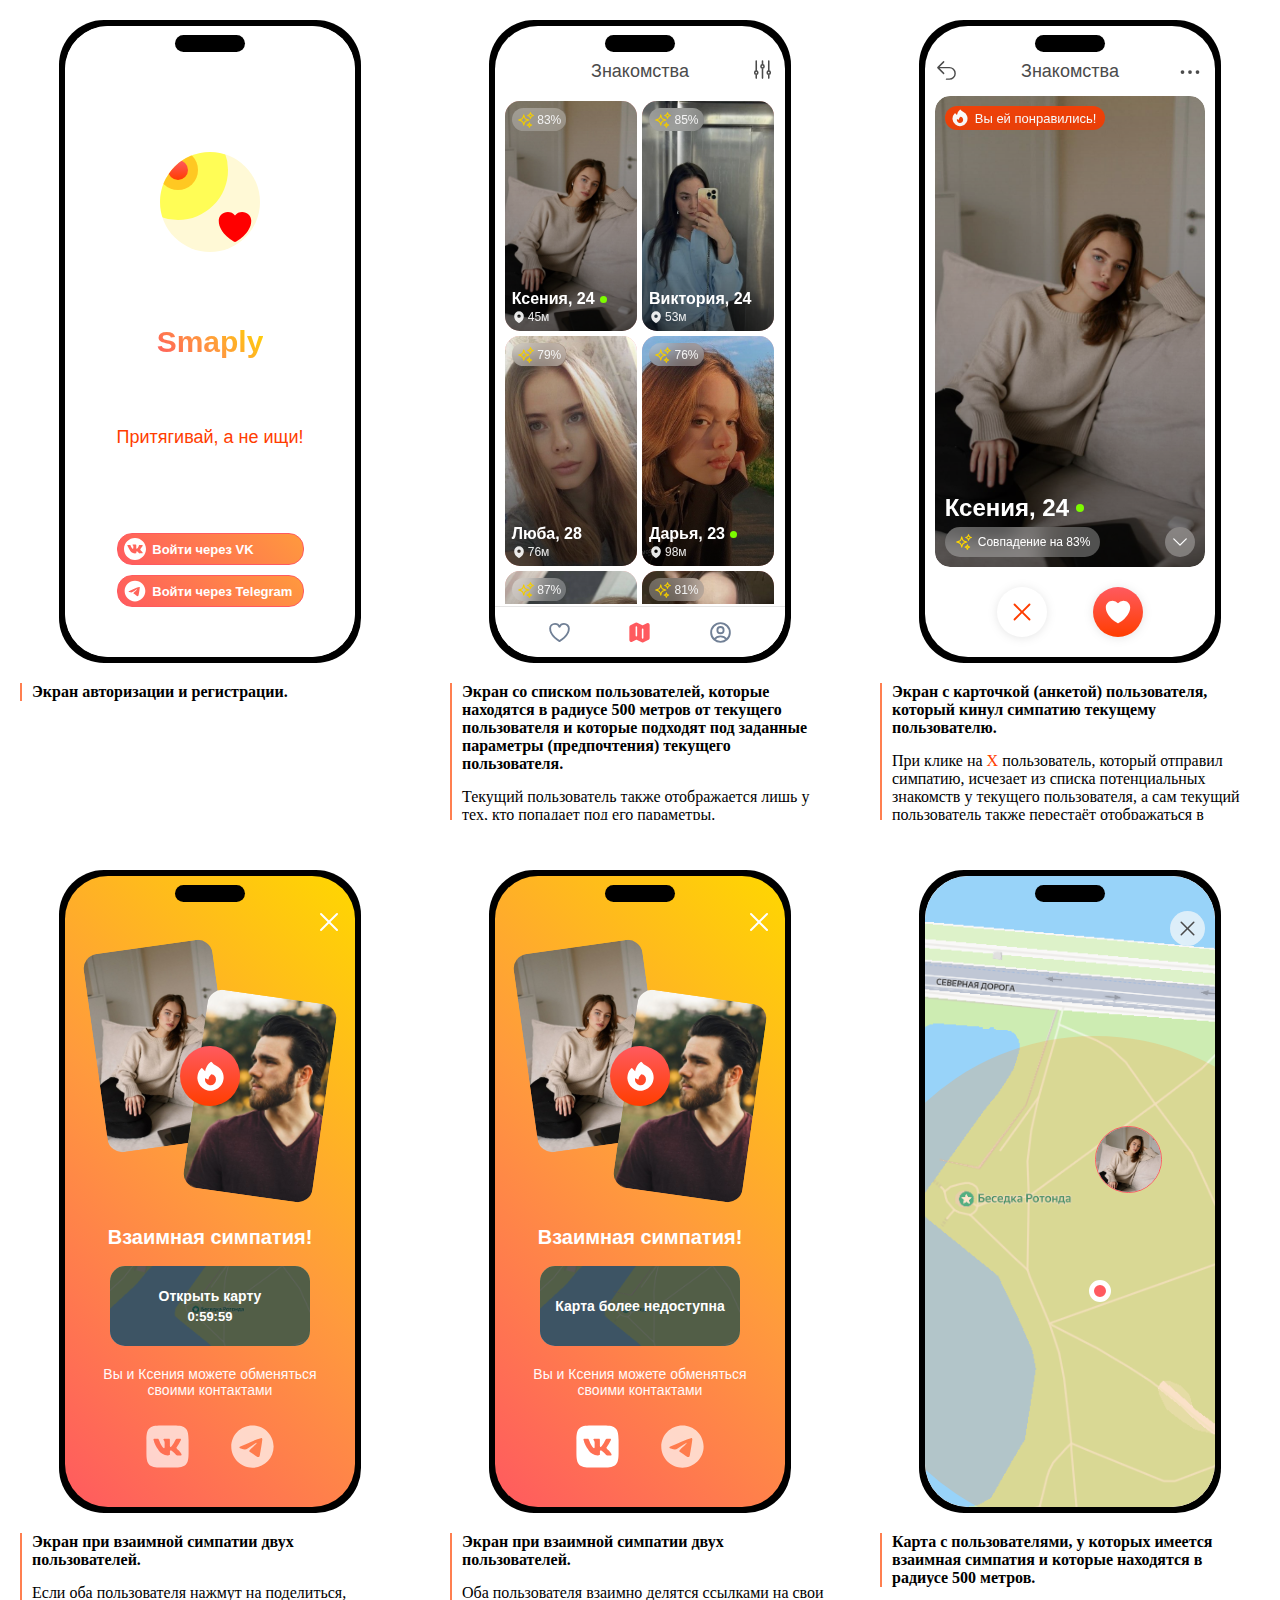
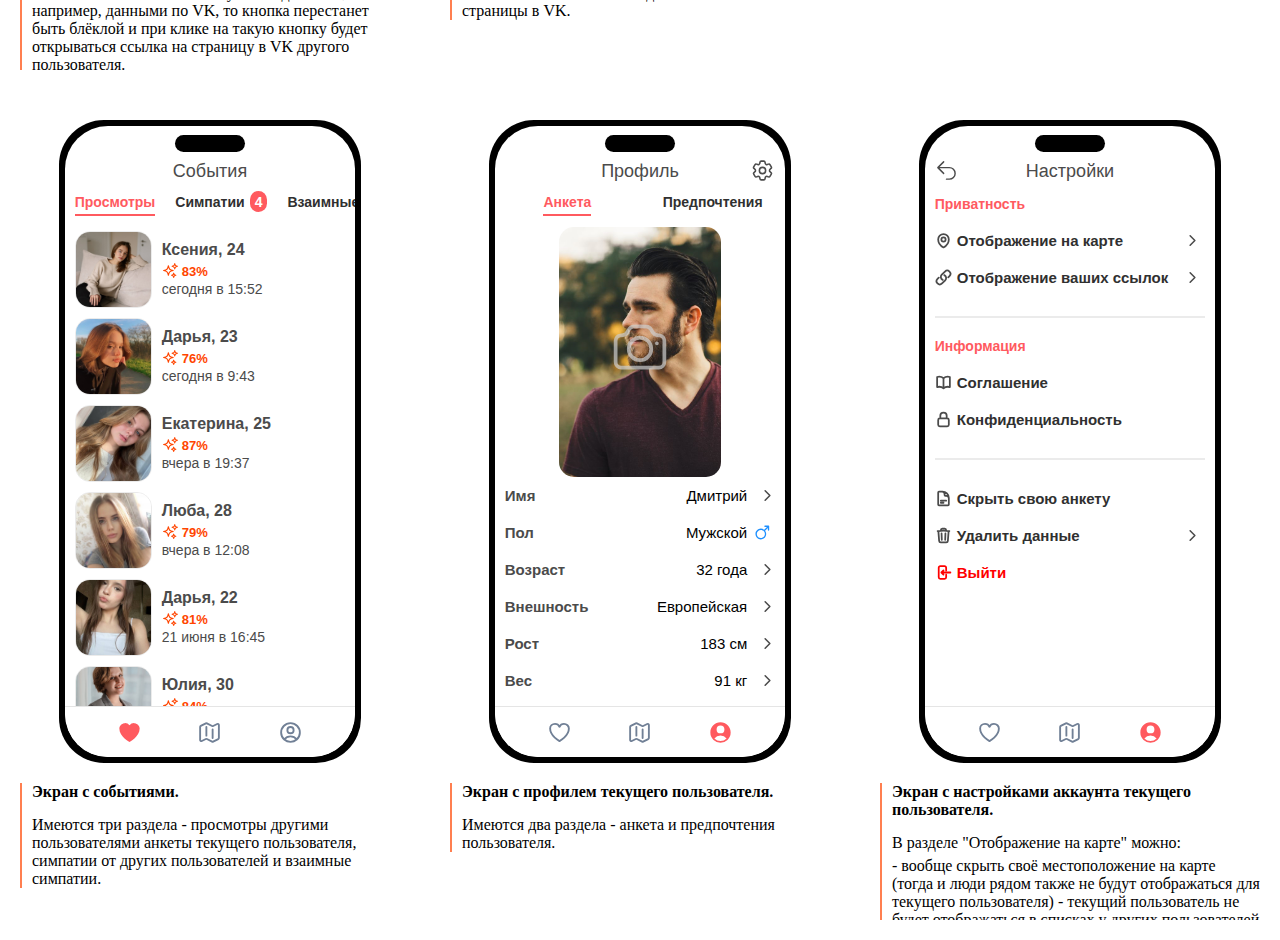
<file: dating-app/index.html>
<!DOCTYPE html>
<html lang='ru'>
  <head>
    <meta charset='utf-8'>
    <meta name='viewport' content='width=device-width, initial-scale=1, shrink-to-fit=no'>
    <title>Dating App</title>
    <link rel="stylesheet" type="text/css" href="https://unpkg.com/swiper/swiper-bundle.min.css">
    <link rel="stylesheet" type="text/css" href="main.css">
  </head>

  <body>

    <!-- SCREEN LOGIN -->

    <div class="grid-element auth">
      <section class="mobile">
        <div class="camera"></div>
        <div class="screen" style="display: flex; flex-direction: column; align-items: center; justify-content: center; background: white;">
          <p class="auth-bg-element"></p>
          <p id="logoApp">
            <span class="user-circle"></span>
            <svg xmlns="http://www.w3.org/2000/svg" viewBox="0 0 24 24" fill="currentColor" class="size-6">
              <path d="m11.645 20.91-.007-.003-.022-.012a15.247 15.247 0 0 1-.383-.218 25.18 25.18 0 0 1-4.244-3.17C4.688 15.36 2.25 12.174 2.25 8.25 2.25 5.322 4.714 3 7.688 3A5.5 5.5 0 0 1 12 5.052 5.5 5.5 0 0 1 16.313 3c2.973 0 5.437 2.322 5.437 5.25 0 3.925-2.438 7.111-4.739 9.256a25.175 25.175 0 0 1-4.244 3.17 15.247 15.247 0 0 1-.383.219l-.022.012-.007.004-.003.001a.752.752 0 0 1-.704 0l-.003-.001Z" />
            </svg>
          </p>
          <p id="auth-app-title">Smaply</p>
          <blockquote id="auth-app-slogan">Притягивай, а не ищи!</blockquote>

          <div id="logreg-btns-block">
            <p id="vk-login-btn">
              <span>
                <svg xmlns="http://www.w3.org/2000/svg" xmlns:xlink="http://www.w3.org/1999/xlink" viewBox="0 0 97.75 97.75">
                  <path d="M48.875,0C21.883,0,0,21.882,0,48.875S21.883,97.75,48.875,97.75S97.75,75.868,97.75,48.875S75.867,0,48.875,0z M73.667,54.161c2.278,2.225,4.688,4.319,6.733,6.774c0.906,1.086,1.76,2.209,2.41,3.472c0.928,1.801,0.09,3.776-1.522,3.883 l-10.013-0.002c-2.586,0.214-4.644-0.829-6.379-2.597c-1.385-1.409-2.67-2.914-4.004-4.371c-0.545-0.598-1.119-1.161-1.803-1.604 c-1.365-0.888-2.551-0.616-3.333,0.81c-0.797,1.451-0.979,3.059-1.055,4.674c-0.109,2.361-0.821,2.978-3.19,3.089 c-5.062,0.237-9.865-0.531-14.329-3.083c-3.938-2.251-6.986-5.428-9.642-9.025c-5.172-7.012-9.133-14.708-12.692-22.625 c-0.801-1.783-0.215-2.737,1.752-2.774c3.268-0.063,6.536-0.055,9.804-0.003c1.33,0.021,2.21,0.782,2.721,2.037 c1.766,4.345,3.931,8.479,6.644,12.313c0.723,1.021,1.461,2.039,2.512,2.76c1.16,0.796,2.044,0.533,2.591-0.762 c0.35-0.823,0.501-1.703,0.577-2.585c0.26-3.021,0.291-6.041-0.159-9.05c-0.28-1.883-1.339-3.099-3.216-3.455 c-0.956-0.181-0.816-0.535-0.351-1.081c0.807-0.944,1.563-1.528,3.074-1.528l11.313-0.002c1.783,0.35,2.183,1.15,2.425,2.946 l0.01,12.572c-0.021,0.695,0.349,2.755,1.597,3.21c1,0.33,1.66-0.472,2.258-1.105c2.713-2.879,4.646-6.277,6.377-9.794 c0.764-1.551,1.423-3.156,2.063-4.764c0.476-1.189,1.216-1.774,2.558-1.754l10.894,0.013c0.321,0,0.647,0.003,0.965,0.058 c1.836,0.314,2.339,1.104,1.771,2.895c-0.894,2.814-2.631,5.158-4.329,7.508c-1.82,2.516-3.761,4.944-5.563,7.471 C71.48,50.992,71.611,52.155,73.667,54.161z"></path>
                </svg>
              </span>
              <span>Войти через VK</span>
            </p>
            <p id="telegram-login-btn">
              <span>
                <svg viewBox="0 0 32 32" xmlns="http://www.w3.org/2000/svg">
                  <path d="M22.122 10.040c0.006-0 0.014-0 0.022-0 0.209 0 0.403 0.065 0.562 0.177l-0.003-0.002c0.116 0.101 0.194 0.243 0.213 0.403l0 0.003c0.020 0.122 0.031 0.262 0.031 0.405 0 0.065-0.002 0.129-0.007 0.193l0-0.009c-0.225 2.369-1.201 8.114-1.697 10.766-0.21 1.123-0.623 1.499-1.023 1.535-0.869 0.081-1.529-0.574-2.371-1.126-1.318-0.865-2.063-1.403-3.342-2.246-1.479-0.973-0.52-1.51 0.322-2.384 0.221-0.23 4.052-3.715 4.127-4.031 0.004-0.019 0.006-0.040 0.006-0.062 0-0.078-0.029-0.149-0.076-0.203l0 0c-0.052-0.034-0.117-0.053-0.185-0.053-0.045 0-0.088 0.009-0.128 0.024l0.002-0.001q-0.198 0.045-6.316 4.174c-0.445 0.351-1.007 0.573-1.619 0.599l-0.006 0c-0.867-0.105-1.654-0.298-2.401-0.573l0.074 0.024c-0.938-0.306-1.683-0.467-1.619-0.985q0.051-0.404 1.114-0.827 6.548-2.853 8.733-3.761c1.607-0.853 3.47-1.555 5.429-2.010l0.157-0.031zM15.93 1.025c-8.302 0.020-15.025 6.755-15.025 15.060 0 8.317 6.742 15.060 15.060 15.060s15.060-6.742 15.060-15.060c0-8.305-6.723-15.040-15.023-15.060h-0.002q-0.035-0-0.070 0z"></path>
                </svg>
              </span>
              <span>Войти через Telegram</span>
            </p>
          </div>
        </div>
      </section>

      <p class="grid-element-comments">
        <span class="text title">Экран авторизации и регистрации.</span>
      </p>
    </div>

    <!-- SCREEN NEARBY USERS LIST -->

    <div class="grid-element">
      <section class="mobile">
        <div class="camera"></div>
        <div class="screen">
          <p class="title-top">Знакомства</p>
          <p class="search-settings-menu" id="open-filters-btn">
            <svg xmlns="http://www.w3.org/2000/svg" fill="none" viewBox="0 0 24 24" stroke-width="1.5" stroke="currentColor" class="size-6">
              <path stroke-linecap="round" stroke-linejoin="round" d="M6 13.5V3.75m0 9.75a1.5 1.5 0 0 1 0 3m0-3a1.5 1.5 0 0 0 0 3m0 3.75V16.5m12-3V3.75m0 9.75a1.5 1.5 0 0 1 0 3m0-3a1.5 1.5 0 0 0 0 3m0 3.75V16.5m-6-9V3.75m0 3.75a1.5 1.5 0 0 1 0 3m0-3a1.5 1.5 0 0 0 0 3m0 9.75V10.5" />
            </svg>
          </p>
          <div class="nearby-users-list">
            <div class="nearby-user-card">
              <img src="imgs/girl-2.jpg">
              <p class="nearby-user-card-match">
                <svg xmlns="http://www.w3.org/2000/svg" fill="none" viewBox="0 0 24 24" stroke-width="1.5" stroke="currentColor" class="size-6">
                  <path stroke-linecap="round" stroke-linejoin="round" d="M9.813 15.904 9 18.75l-.813-2.846a4.5 4.5 0 0 0-3.09-3.09L2.25 12l2.846-.813a4.5 4.5 0 0 0 3.09-3.09L9 5.25l.813 2.846a4.5 4.5 0 0 0 3.09 3.09L15.75 12l-2.846.813a4.5 4.5 0 0 0-3.09 3.09ZM18.259 8.715 18 9.75l-.259-1.035a3.375 3.375 0 0 0-2.455-2.456L14.25 6l1.036-.259a3.375 3.375 0 0 0 2.455-2.456L18 2.25l.259 1.035a3.375 3.375 0 0 0 2.456 2.456L21.75 6l-1.035.259a3.375 3.375 0 0 0-2.456 2.456ZM16.894 20.567 16.5 21.75l-.394-1.183a2.25 2.25 0 0 0-1.423-1.423L13.5 18.75l1.183-.394a2.25 2.25 0 0 0 1.423-1.423l.394-1.183.394 1.183a2.25 2.25 0 0 0 1.423 1.423l1.183.394-1.183.394a2.25 2.25 0 0 0-1.423 1.423Z"></path>
                </svg>
                <span>83%</span>
              </p>
              <div class="nearby-user-info">
                <p class="nearby-user-name">Ксения, 24<span class="online"></span></p>
                <p class="nearby-user-distance">
                  <svg xmlns="http://www.w3.org/2000/svg" viewBox="0 0 24 24" fill="currentColor" class="size-6">
                    <path fill-rule="evenodd" d="m11.54 22.351.07.04.028.016a.76.76 0 0 0 .723 0l.028-.015.071-.041a16.975 16.975 0 0 0 1.144-.742 19.58 19.58 0 0 0 2.683-2.282c1.944-1.99 3.963-4.98 3.963-8.827a8.25 8.25 0 0 0-16.5 0c0 3.846 2.02 6.837 3.963 8.827a19.58 19.58 0 0 0 2.682 2.282 16.975 16.975 0 0 0 1.145.742ZM12 13.5a3 3 0 1 0 0-6 3 3 0 0 0 0 6Z" clip-rule="evenodd" />
                  </svg>
                  <span>45м</span>
                </p>
              </div>
            </div>
            <div class="nearby-user-card">
              <img src="imgs/girl-8.jpg">
              <p class="nearby-user-card-match">
                <svg xmlns="http://www.w3.org/2000/svg" fill="none" viewBox="0 0 24 24" stroke-width="1.5" stroke="currentColor" class="size-6">
                  <path stroke-linecap="round" stroke-linejoin="round" d="M9.813 15.904 9 18.75l-.813-2.846a4.5 4.5 0 0 0-3.09-3.09L2.25 12l2.846-.813a4.5 4.5 0 0 0 3.09-3.09L9 5.25l.813 2.846a4.5 4.5 0 0 0 3.09 3.09L15.75 12l-2.846.813a4.5 4.5 0 0 0-3.09 3.09ZM18.259 8.715 18 9.75l-.259-1.035a3.375 3.375 0 0 0-2.455-2.456L14.25 6l1.036-.259a3.375 3.375 0 0 0 2.455-2.456L18 2.25l.259 1.035a3.375 3.375 0 0 0 2.456 2.456L21.75 6l-1.035.259a3.375 3.375 0 0 0-2.456 2.456ZM16.894 20.567 16.5 21.75l-.394-1.183a2.25 2.25 0 0 0-1.423-1.423L13.5 18.75l1.183-.394a2.25 2.25 0 0 0 1.423-1.423l.394-1.183.394 1.183a2.25 2.25 0 0 0 1.423 1.423l1.183.394-1.183.394a2.25 2.25 0 0 0-1.423 1.423Z"></path>
                </svg>
                <span>85%</span>
              </p>
              <div class="nearby-user-info">
                <p class="nearby-user-name">Виктория, 24</p>
                <p class="nearby-user-distance">
                  <svg xmlns="http://www.w3.org/2000/svg" viewBox="0 0 24 24" fill="currentColor" class="size-6">
                    <path fill-rule="evenodd" d="m11.54 22.351.07.04.028.016a.76.76 0 0 0 .723 0l.028-.015.071-.041a16.975 16.975 0 0 0 1.144-.742 19.58 19.58 0 0 0 2.683-2.282c1.944-1.99 3.963-4.98 3.963-8.827a8.25 8.25 0 0 0-16.5 0c0 3.846 2.02 6.837 3.963 8.827a19.58 19.58 0 0 0 2.682 2.282 16.975 16.975 0 0 0 1.145.742ZM12 13.5a3 3 0 1 0 0-6 3 3 0 0 0 0 6Z" clip-rule="evenodd" />
                  </svg>
                  <span>53м</span>
                </p>
              </div>
            </div>
            <div class="nearby-user-card">
              <img src="imgs/girl-4.jpg">
              <p class="nearby-user-card-match">
                <svg xmlns="http://www.w3.org/2000/svg" fill="none" viewBox="0 0 24 24" stroke-width="1.5" stroke="currentColor" class="size-6">
                  <path stroke-linecap="round" stroke-linejoin="round" d="M9.813 15.904 9 18.75l-.813-2.846a4.5 4.5 0 0 0-3.09-3.09L2.25 12l2.846-.813a4.5 4.5 0 0 0 3.09-3.09L9 5.25l.813 2.846a4.5 4.5 0 0 0 3.09 3.09L15.75 12l-2.846.813a4.5 4.5 0 0 0-3.09 3.09ZM18.259 8.715 18 9.75l-.259-1.035a3.375 3.375 0 0 0-2.455-2.456L14.25 6l1.036-.259a3.375 3.375 0 0 0 2.455-2.456L18 2.25l.259 1.035a3.375 3.375 0 0 0 2.456 2.456L21.75 6l-1.035.259a3.375 3.375 0 0 0-2.456 2.456ZM16.894 20.567 16.5 21.75l-.394-1.183a2.25 2.25 0 0 0-1.423-1.423L13.5 18.75l1.183-.394a2.25 2.25 0 0 0 1.423-1.423l.394-1.183.394 1.183a2.25 2.25 0 0 0 1.423 1.423l1.183.394-1.183.394a2.25 2.25 0 0 0-1.423 1.423Z"></path>
                </svg>
                <span>79%</span>
              </p>
              <div class="nearby-user-info">
                <p class="nearby-user-name">Люба, 28</p>
                <p class="nearby-user-distance">
                  <svg xmlns="http://www.w3.org/2000/svg" viewBox="0 0 24 24" fill="currentColor" class="size-6">
                    <path fill-rule="evenodd" d="m11.54 22.351.07.04.028.016a.76.76 0 0 0 .723 0l.028-.015.071-.041a16.975 16.975 0 0 0 1.144-.742 19.58 19.58 0 0 0 2.683-2.282c1.944-1.99 3.963-4.98 3.963-8.827a8.25 8.25 0 0 0-16.5 0c0 3.846 2.02 6.837 3.963 8.827a19.58 19.58 0 0 0 2.682 2.282 16.975 16.975 0 0 0 1.145.742ZM12 13.5a3 3 0 1 0 0-6 3 3 0 0 0 0 6Z" clip-rule="evenodd" />
                  </svg>
                  <span>76м</span>
                </p>
              </div>
            </div>
            <div class="nearby-user-card">
              <img src="imgs/girl-1.jpg">
              <p class="nearby-user-card-match">
                <svg xmlns="http://www.w3.org/2000/svg" fill="none" viewBox="0 0 24 24" stroke-width="1.5" stroke="currentColor" class="size-6">
                  <path stroke-linecap="round" stroke-linejoin="round" d="M9.813 15.904 9 18.75l-.813-2.846a4.5 4.5 0 0 0-3.09-3.09L2.25 12l2.846-.813a4.5 4.5 0 0 0 3.09-3.09L9 5.25l.813 2.846a4.5 4.5 0 0 0 3.09 3.09L15.75 12l-2.846.813a4.5 4.5 0 0 0-3.09 3.09ZM18.259 8.715 18 9.75l-.259-1.035a3.375 3.375 0 0 0-2.455-2.456L14.25 6l1.036-.259a3.375 3.375 0 0 0 2.455-2.456L18 2.25l.259 1.035a3.375 3.375 0 0 0 2.456 2.456L21.75 6l-1.035.259a3.375 3.375 0 0 0-2.456 2.456ZM16.894 20.567 16.5 21.75l-.394-1.183a2.25 2.25 0 0 0-1.423-1.423L13.5 18.75l1.183-.394a2.25 2.25 0 0 0 1.423-1.423l.394-1.183.394 1.183a2.25 2.25 0 0 0 1.423 1.423l1.183.394-1.183.394a2.25 2.25 0 0 0-1.423 1.423Z"></path>
                </svg>
                <span>76%</span>
              </p>
              <div class="nearby-user-info">
                <p class="nearby-user-name">Дарья, 23<span class="online"></span></p>
                <p class="nearby-user-distance">
                  <svg xmlns="http://www.w3.org/2000/svg" viewBox="0 0 24 24" fill="currentColor" class="size-6">
                    <path fill-rule="evenodd" d="m11.54 22.351.07.04.028.016a.76.76 0 0 0 .723 0l.028-.015.071-.041a16.975 16.975 0 0 0 1.144-.742 19.58 19.58 0 0 0 2.683-2.282c1.944-1.99 3.963-4.98 3.963-8.827a8.25 8.25 0 0 0-16.5 0c0 3.846 2.02 6.837 3.963 8.827a19.58 19.58 0 0 0 2.682 2.282 16.975 16.975 0 0 0 1.145.742ZM12 13.5a3 3 0 1 0 0-6 3 3 0 0 0 0 6Z" clip-rule="evenodd" />
                  </svg>
                  <span>98м</span>
                </p>
              </div>
            </div>
            <div class="nearby-user-card">
              <img src="imgs/girl-3.jpg">
              <p class="nearby-user-card-match">
                <svg xmlns="http://www.w3.org/2000/svg" fill="none" viewBox="0 0 24 24" stroke-width="1.5" stroke="currentColor" class="size-6">
                  <path stroke-linecap="round" stroke-linejoin="round" d="M9.813 15.904 9 18.75l-.813-2.846a4.5 4.5 0 0 0-3.09-3.09L2.25 12l2.846-.813a4.5 4.5 0 0 0 3.09-3.09L9 5.25l.813 2.846a4.5 4.5 0 0 0 3.09 3.09L15.75 12l-2.846.813a4.5 4.5 0 0 0-3.09 3.09ZM18.259 8.715 18 9.75l-.259-1.035a3.375 3.375 0 0 0-2.455-2.456L14.25 6l1.036-.259a3.375 3.375 0 0 0 2.455-2.456L18 2.25l.259 1.035a3.375 3.375 0 0 0 2.456 2.456L21.75 6l-1.035.259a3.375 3.375 0 0 0-2.456 2.456ZM16.894 20.567 16.5 21.75l-.394-1.183a2.25 2.25 0 0 0-1.423-1.423L13.5 18.75l1.183-.394a2.25 2.25 0 0 0 1.423-1.423l.394-1.183.394 1.183a2.25 2.25 0 0 0 1.423 1.423l1.183.394-1.183.394a2.25 2.25 0 0 0-1.423 1.423Z"></path>
                </svg>
                <span>87%</span>
              </p>
              <div class="nearby-user-info">
                <p class="nearby-user-name">Екатерина, 25</p>
                <p class="nearby-user-distance">
                  <svg xmlns="http://www.w3.org/2000/svg" viewBox="0 0 24 24" fill="currentColor" class="size-6">
                    <path fill-rule="evenodd" d="m11.54 22.351.07.04.028.016a.76.76 0 0 0 .723 0l.028-.015.071-.041a16.975 16.975 0 0 0 1.144-.742 19.58 19.58 0 0 0 2.683-2.282c1.944-1.99 3.963-4.98 3.963-8.827a8.25 8.25 0 0 0-16.5 0c0 3.846 2.02 6.837 3.963 8.827a19.58 19.58 0 0 0 2.682 2.282 16.975 16.975 0 0 0 1.145.742ZM12 13.5a3 3 0 1 0 0-6 3 3 0 0 0 0 6Z" clip-rule="evenodd" />
                  </svg>
                  <span>103м</span>
                </p>
              </div>
            </div>
            <div class="nearby-user-card">
              <img src="imgs/girl-5.jpg">
              <p class="nearby-user-card-match">
                <svg xmlns="http://www.w3.org/2000/svg" fill="none" viewBox="0 0 24 24" stroke-width="1.5" stroke="currentColor" class="size-6">
                  <path stroke-linecap="round" stroke-linejoin="round" d="M9.813 15.904 9 18.75l-.813-2.846a4.5 4.5 0 0 0-3.09-3.09L2.25 12l2.846-.813a4.5 4.5 0 0 0 3.09-3.09L9 5.25l.813 2.846a4.5 4.5 0 0 0 3.09 3.09L15.75 12l-2.846.813a4.5 4.5 0 0 0-3.09 3.09ZM18.259 8.715 18 9.75l-.259-1.035a3.375 3.375 0 0 0-2.455-2.456L14.25 6l1.036-.259a3.375 3.375 0 0 0 2.455-2.456L18 2.25l.259 1.035a3.375 3.375 0 0 0 2.456 2.456L21.75 6l-1.035.259a3.375 3.375 0 0 0-2.456 2.456ZM16.894 20.567 16.5 21.75l-.394-1.183a2.25 2.25 0 0 0-1.423-1.423L13.5 18.75l1.183-.394a2.25 2.25 0 0 0 1.423-1.423l.394-1.183.394 1.183a2.25 2.25 0 0 0 1.423 1.423l1.183.394-1.183.394a2.25 2.25 0 0 0-1.423 1.423Z"></path>
                </svg>
                <span>81%</span>
              </p>
              <div class="nearby-user-info">
                <p class="nearby-user-name">Дарья, 22</p>
                <p class="nearby-user-distance">
                  <svg xmlns="http://www.w3.org/2000/svg" viewBox="0 0 24 24" fill="currentColor" class="size-6">
                    <path fill-rule="evenodd" d="m11.54 22.351.07.04.028.016a.76.76 0 0 0 .723 0l.028-.015.071-.041a16.975 16.975 0 0 0 1.144-.742 19.58 19.58 0 0 0 2.683-2.282c1.944-1.99 3.963-4.98 3.963-8.827a8.25 8.25 0 0 0-16.5 0c0 3.846 2.02 6.837 3.963 8.827a19.58 19.58 0 0 0 2.682 2.282 16.975 16.975 0 0 0 1.145.742ZM12 13.5a3 3 0 1 0 0-6 3 3 0 0 0 0 6Z" clip-rule="evenodd" />
                  </svg>
                  <span>177м</span>
                </p>
              </div>
            </div>
            <div class="nearby-user-card">
              <img src="imgs/girl-9.jpg">
              <p class="nearby-user-card-match">
                <svg xmlns="http://www.w3.org/2000/svg" fill="none" viewBox="0 0 24 24" stroke-width="1.5" stroke="currentColor" class="size-6">
                  <path stroke-linecap="round" stroke-linejoin="round" d="M9.813 15.904 9 18.75l-.813-2.846a4.5 4.5 0 0 0-3.09-3.09L2.25 12l2.846-.813a4.5 4.5 0 0 0 3.09-3.09L9 5.25l.813 2.846a4.5 4.5 0 0 0 3.09 3.09L15.75 12l-2.846.813a4.5 4.5 0 0 0-3.09 3.09ZM18.259 8.715 18 9.75l-.259-1.035a3.375 3.375 0 0 0-2.455-2.456L14.25 6l1.036-.259a3.375 3.375 0 0 0 2.455-2.456L18 2.25l.259 1.035a3.375 3.375 0 0 0 2.456 2.456L21.75 6l-1.035.259a3.375 3.375 0 0 0-2.456 2.456ZM16.894 20.567 16.5 21.75l-.394-1.183a2.25 2.25 0 0 0-1.423-1.423L13.5 18.75l1.183-.394a2.25 2.25 0 0 0 1.423-1.423l.394-1.183.394 1.183a2.25 2.25 0 0 0 1.423 1.423l1.183.394-1.183.394a2.25 2.25 0 0 0-1.423 1.423Z"></path>
                </svg>
                <span>81%</span>
              </p>
              <div class="nearby-user-info">
                <p class="nearby-user-name">Алиса, 22<span class="online"></span></p>
                <p class="nearby-user-distance">
                  <svg xmlns="http://www.w3.org/2000/svg" viewBox="0 0 24 24" fill="currentColor" class="size-6">
                    <path fill-rule="evenodd" d="m11.54 22.351.07.04.028.016a.76.76 0 0 0 .723 0l.028-.015.071-.041a16.975 16.975 0 0 0 1.144-.742 19.58 19.58 0 0 0 2.683-2.282c1.944-1.99 3.963-4.98 3.963-8.827a8.25 8.25 0 0 0-16.5 0c0 3.846 2.02 6.837 3.963 8.827a19.58 19.58 0 0 0 2.682 2.282 16.975 16.975 0 0 0 1.145.742ZM12 13.5a3 3 0 1 0 0-6 3 3 0 0 0 0 6Z" clip-rule="evenodd" />
                  </svg>
                  <span>212м</span>
                </p>
              </div>
            </div>
            <div class="nearby-user-card">
              <img src="imgs/girl-6.jpg">
              <p class="nearby-user-card-match">
                <svg xmlns="http://www.w3.org/2000/svg" fill="none" viewBox="0 0 24 24" stroke-width="1.5" stroke="currentColor" class="size-6">
                  <path stroke-linecap="round" stroke-linejoin="round" d="M9.813 15.904 9 18.75l-.813-2.846a4.5 4.5 0 0 0-3.09-3.09L2.25 12l2.846-.813a4.5 4.5 0 0 0 3.09-3.09L9 5.25l.813 2.846a4.5 4.5 0 0 0 3.09 3.09L15.75 12l-2.846.813a4.5 4.5 0 0 0-3.09 3.09ZM18.259 8.715 18 9.75l-.259-1.035a3.375 3.375 0 0 0-2.455-2.456L14.25 6l1.036-.259a3.375 3.375 0 0 0 2.455-2.456L18 2.25l.259 1.035a3.375 3.375 0 0 0 2.456 2.456L21.75 6l-1.035.259a3.375 3.375 0 0 0-2.456 2.456ZM16.894 20.567 16.5 21.75l-.394-1.183a2.25 2.25 0 0 0-1.423-1.423L13.5 18.75l1.183-.394a2.25 2.25 0 0 0 1.423-1.423l.394-1.183.394 1.183a2.25 2.25 0 0 0 1.423 1.423l1.183.394-1.183.394a2.25 2.25 0 0 0-1.423 1.423Z"></path>
                </svg>
                <span>84%</span>
              </p>
              <div class="nearby-user-info">
                <p class="nearby-user-name">Юлия, 30</p>
                <p class="nearby-user-distance">
                  <svg xmlns="http://www.w3.org/2000/svg" viewBox="0 0 24 24" fill="currentColor" class="size-6">
                    <path fill-rule="evenodd" d="m11.54 22.351.07.04.028.016a.76.76 0 0 0 .723 0l.028-.015.071-.041a16.975 16.975 0 0 0 1.144-.742 19.58 19.58 0 0 0 2.683-2.282c1.944-1.99 3.963-4.98 3.963-8.827a8.25 8.25 0 0 0-16.5 0c0 3.846 2.02 6.837 3.963 8.827a19.58 19.58 0 0 0 2.682 2.282 16.975 16.975 0 0 0 1.145.742ZM12 13.5a3 3 0 1 0 0-6 3 3 0 0 0 0 6Z" clip-rule="evenodd" />
                  </svg>
                  <span>349м</span>
                </p>
              </div>
            </div>
            <div class="nearby-user-card">
              <img src="imgs/girl-11.jpg">
              <p class="nearby-user-card-match">
                <svg xmlns="http://www.w3.org/2000/svg" fill="none" viewBox="0 0 24 24" stroke-width="1.5" stroke="currentColor" class="size-6">
                  <path stroke-linecap="round" stroke-linejoin="round" d="M9.813 15.904 9 18.75l-.813-2.846a4.5 4.5 0 0 0-3.09-3.09L2.25 12l2.846-.813a4.5 4.5 0 0 0 3.09-3.09L9 5.25l.813 2.846a4.5 4.5 0 0 0 3.09 3.09L15.75 12l-2.846.813a4.5 4.5 0 0 0-3.09 3.09ZM18.259 8.715 18 9.75l-.259-1.035a3.375 3.375 0 0 0-2.455-2.456L14.25 6l1.036-.259a3.375 3.375 0 0 0 2.455-2.456L18 2.25l.259 1.035a3.375 3.375 0 0 0 2.456 2.456L21.75 6l-1.035.259a3.375 3.375 0 0 0-2.456 2.456ZM16.894 20.567 16.5 21.75l-.394-1.183a2.25 2.25 0 0 0-1.423-1.423L13.5 18.75l1.183-.394a2.25 2.25 0 0 0 1.423-1.423l.394-1.183.394 1.183a2.25 2.25 0 0 0 1.423 1.423l1.183.394-1.183.394a2.25 2.25 0 0 0-1.423 1.423Z"></path>
                </svg>
                <span>89%</span>
              </p>
              <div class="nearby-user-info">
                <p class="nearby-user-name">Валерия, 22</p>
                <p class="nearby-user-distance">
                  <svg xmlns="http://www.w3.org/2000/svg" viewBox="0 0 24 24" fill="currentColor" class="size-6">
                    <path fill-rule="evenodd" d="m11.54 22.351.07.04.028.016a.76.76 0 0 0 .723 0l.028-.015.071-.041a16.975 16.975 0 0 0 1.144-.742 19.58 19.58 0 0 0 2.683-2.282c1.944-1.99 3.963-4.98 3.963-8.827a8.25 8.25 0 0 0-16.5 0c0 3.846 2.02 6.837 3.963 8.827a19.58 19.58 0 0 0 2.682 2.282 16.975 16.975 0 0 0 1.145.742ZM12 13.5a3 3 0 1 0 0-6 3 3 0 0 0 0 6Z" clip-rule="evenodd" />
                  </svg>
                  <span>461м</span>
                </p>
              </div>
            </div>
          </div>

          <div class="user-menu">
            <p class="user-menu-item">
              <svg xmlns="http://www.w3.org/2000/svg" fill="none" viewBox="0 0 24 24" stroke-width="1.8" stroke="currentColor" class="size-6">
                <path stroke-linecap="round" stroke-linejoin="round" d="M21 8.25c0-2.485-2.099-4.5-4.688-4.5-1.935 0-3.597 1.126-4.312 2.733-.715-1.607-2.377-2.733-4.313-2.733C5.1 3.75 3 5.765 3 8.25c0 7.22 9 12 9 12s9-4.78 9-12Z"></path>
              </svg>
              <!--<span>События</span>-->
            </p>

            <p class="user-menu-item active">
              <svg xmlns="http://www.w3.org/2000/svg" viewBox="0 0 24 24" fill="currentColor" class="size-6">
                <path fill-rule="evenodd" d="M8.161 2.58a1.875 1.875 0 0 1 1.678 0l4.993 2.498c.106.052.23.052.336 0l3.869-1.935A1.875 1.875 0 0 1 21.75 4.82v12.485c0 .71-.401 1.36-1.037 1.677l-4.875 2.437a1.875 1.875 0 0 1-1.676 0l-4.994-2.497a.375.375 0 0 0-.336 0l-3.868 1.935A1.875 1.875 0 0 1 2.25 19.18V6.695c0-.71.401-1.36 1.036-1.677l4.875-2.437ZM9 6a.75.75 0 0 1 .75.75V15a.75.75 0 0 1-1.5 0V6.75A.75.75 0 0 1 9 6Zm6.75 3a.75.75 0 0 0-1.5 0v8.25a.75.75 0 0 0 1.5 0V9Z" clip-rule="evenodd" />
              </svg>
              <!--<span>Поиск</span>-->
            </p>

            <p class="user-menu-item">
              <svg xmlns="http://www.w3.org/2000/svg" fill="none" viewBox="0 0 24 24" stroke-width="1.8" stroke="currentColor" class="size-6">
                <path stroke-linecap="round" stroke-linejoin="round" d="M17.982 18.725A7.488 7.488 0 0 0 12 15.75a7.488 7.488 0 0 0-5.982 2.975m11.963 0a9 9 0 1 0-11.963 0m11.963 0A8.966 8.966 0 0 1 12 21a8.966 8.966 0 0 1-5.982-2.275M15 9.75a3 3 0 1 1-6 0 3 3 0 0 1 6 0Z"></path>
              </svg>
              <!--<span>Профиль</span>-->
            </p>
          </div>

          <div id="nearby-users-filters">
            <p class="close-filters-btn" id="hide-filters-btn">
              <svg xmlns="http://www.w3.org/2000/svg" viewBox="0 0 24 24" fill="currentColor" class="size-6">
                <path fill-rule="evenodd" d="M5.47 5.47a.75.75 0 0 1 1.06 0L12 10.94l5.47-5.47a.75.75 0 1 1 1.06 1.06L13.06 12l5.47 5.47a.75.75 0 1 1-1.06 1.06L12 13.06l-5.47 5.47a.75.75 0 0 1-1.06-1.06L10.94 12 5.47 6.53a.75.75 0 0 1 0-1.06Z" clip-rule="evenodd"></path>
              </svg>
            </p>
            <p class="title-top">Фильтры</p>
            <div id="filters-block">
              <p id="match-percentage-block">
                <span>Процент совпадения:</span><span>более <output id="match-percentage-value"></output>%</span>
              </p>
              <input id="match-percentage-input" type="range" min="75" max="95" step="5" value="75" />
              <p id="sort-by-text">Сортировка по:</p>
              <p id="sort-by-params-block">
                <input type="radio" id="sort-nearby-users-by-range" name="sort-by-radio-btn" value="sort-nearby-users-by-range" checked />
                <label for="sort-nearby-users-by-range">Дальности</label>

                <input type="radio" id="sort-nearby-users-by-coincidence" name="sort-by-radio-btn" value="sort-nearby-users-by-coincidence" />
                <label for="sort-nearby-users-by-coincidence">Совпадению</label>
              </p>
            </div>
            <p id="save-filters-btn">Сохранить</p>
          </div>
        </div>
      </section>

      <p class="grid-element-comments">
        <span class="text title">Экран со списком пользователей, которые находятся в радиусе 500 метров от текущего пользователя и которые подходят под заданные параметры (предпочтения) текущего пользователя.</span>
        <span class="text" style="padding-top: 15px;">Текущий пользователь также отображается лишь у тех, кто попадает под его параметры.</span>
        <span class="text" style="padding-top: 5px;">Т.е. отображаются только те, у кого совпадают заданные параметры по отношению друг к другу.</span>
        <span class="text" style="padding-top: 5px;">Это может значительно урезать диапазон пользователей, которые могут быть отображены в списках у друг друга, однако сам поиск для каждого пользователя будет более качественным.</span>
        <span class="text" style="padding-top: 5px;">В списке отображаются лишь те пользователи, с которыми у текущего пользователя процент совпадения больше 75%, а также если совпадают такие параметры (в анкете первого и в предпочтениях второго) как внешность и цель знакомства.</span>
        <span class="text" style="padding-top: 5px;">Изначально пользователи списка отсортированы по проценту совпадения.</span>
      </p>
    </div>

    <!-- SCREEN LIKED USER CARD -->

    <div class="grid-element">
      <section class="mobile">
        <div class="camera"></div>
        <div class="screen">
          <p class="return-top">
            <svg xmlns="http://www.w3.org/2000/svg" viewBox="0 0 24 24" fill="currentColor" class="size-6">
              <path fill-rule="evenodd" d="M9.53 2.47a.75.75 0 0 1 0 1.06L4.81 8.25H15a6.75 6.75 0 0 1 0 13.5h-3a.75.75 0 0 1 0-1.5h3a5.25 5.25 0 1 0 0-10.5H4.81l4.72 4.72a.75.75 0 1 1-1.06 1.06l-6-6a.75.75 0 0 1 0-1.06l6-6a.75.75 0 0 1 1.06 0Z" clip-rule="evenodd" />
            </svg>
          </p>
          <p class="title-top">Знакомства</p>
          <p class="current-user-profile-menu">
            <svg xmlns="http://www.w3.org/2000/svg" viewBox="0 0 24 24" fill="currentColor" class="size-6">
              <path fill-rule="evenodd" d="M4.5 12a1.5 1.5 0 1 1 3 0 1.5 1.5 0 0 1-3 0Zm6 0a1.5 1.5 0 1 1 3 0 1.5 1.5 0 0 1-3 0Zm6 0a1.5 1.5 0 1 1 3 0 1.5 1.5 0 0 1-3 0Z" clip-rule="evenodd" />
            </svg>
          </p>
          <div class="selected-user-card" id="liked-user-card">
            <div class="liked-user-card-photo">
              <p class="selected-user-system-text">
                <svg xmlns="http://www.w3.org/2000/svg" viewBox="0 0 24 24" fill="currentColor" class="size-6">
                  <path fill-rule="evenodd" d="M12.963 2.286a.75.75 0 0 0-1.071-.136 9.742 9.742 0 0 0-3.539 6.176 7.547 7.547 0 0 1-1.705-1.715.75.75 0 0 0-1.152-.082A9 9 0 1 0 15.68 4.534a7.46 7.46 0 0 1-2.717-2.248ZM15.75 14.25a3.75 3.75 0 1 1-7.313-1.172c.628.465 1.35.81 2.133 1a5.99 5.99 0 0 1 1.925-3.546 3.75 3.75 0 0 1 3.255 3.718Z" clip-rule="evenodd" />
                </svg>
                <span>Вы ей понравились!</span>
              </p>
              <div class="selected-user-main-info">
                <p class="selected-user-name">Ксения, 24<span class="online"></span></p>
              </div>
              <div class="selected-user-more-info">
                <p class="liked-user-card-match">
                  <svg xmlns="http://www.w3.org/2000/svg" fill="none" viewBox="0 0 24 24" stroke-width="1.5" stroke="currentColor" class="size-6">
                    <path stroke-linecap="round" stroke-linejoin="round" d="M9.813 15.904 9 18.75l-.813-2.846a4.5 4.5 0 0 0-3.09-3.09L2.25 12l2.846-.813a4.5 4.5 0 0 0 3.09-3.09L9 5.25l.813 2.846a4.5 4.5 0 0 0 3.09 3.09L15.75 12l-2.846.813a4.5 4.5 0 0 0-3.09 3.09ZM18.259 8.715 18 9.75l-.259-1.035a3.375 3.375 0 0 0-2.455-2.456L14.25 6l1.036-.259a3.375 3.375 0 0 0 2.455-2.456L18 2.25l.259 1.035a3.375 3.375 0 0 0 2.456 2.456L21.75 6l-1.035.259a3.375 3.375 0 0 0-2.456 2.456ZM16.894 20.567 16.5 21.75l-.394-1.183a2.25 2.25 0 0 0-1.423-1.423L13.5 18.75l1.183-.394a2.25 2.25 0 0 0 1.423-1.423l.394-1.183.394 1.183a2.25 2.25 0 0 0 1.423 1.423l1.183.394-1.183.394a2.25 2.25 0 0 0-1.423 1.423Z" />
                  </svg>
                  <span>Совпадение на 83%</span>
                </p>

                <p class="liked-user-card-more-info" id="show-more-info-btn">
                  <svg xmlns="http://www.w3.org/2000/svg" viewBox="0 0 24 24" fill="currentColor" class="size-6">
                    <path fill-rule="evenodd" d="M12.53 16.28a.75.75 0 0 1-1.06 0l-7.5-7.5a.75.75 0 0 1 1.06-1.06L12 14.69l6.97-6.97a.75.75 0 1 1 1.06 1.06l-7.5 7.5Z" clip-rule="evenodd" />
                  </svg>
                </p>
              </div>
            </div>

            <div class="liked-user-card-full-info-swiper" id="liked-user-card-swiper">
              <div class="swiper-container">
                <div class="swiper-wrapper">
                  <div class="swiper-slide">
                    <div class="liked-user-card-full-info my-preferences">
                      <p style="font-weight: bold; font-size: 15px;">Цель знакомства</p>
                      <p style="display: flex; flex-direction: row; align-items: center; margin: 10px 0 0 0;">
                        <svg style="width: 15px; height: 15px;" xmlns="http://www.w3.org/2000/svg" fill="none" viewBox="0 0 24 24" stroke-width="3" stroke="red">
                          <path stroke-linecap="round" stroke-linejoin="round" d="M6 18 18 6M6 6l12 12" />
                        </svg>
                        <span style="margin: 0 0 0 5px; font-size: 16px;">Интересует парень, 24-30 лет</span>
                      </p>

                      <p style="display: flex; flex-direction: row; align-items: center; margin: 10px 0 0 0;">
                        <svg style="width: 15px; height: 15px;" xmlns="http://www.w3.org/2000/svg" fill="none" viewBox="0 0 24 24" stroke-width="3" stroke="green">
                          <path stroke-linecap="round" stroke-linejoin="round" d="m4.5 12.75 6 6 9-13.5" />
                        </svg>
                        <span style="display: flex; flex-direction: row; align-items: center; width: 170px; padding: 5px 10px; margin: 0 0 0 5px; border: 1px solid rgba(255, 61, 0, .1); backdrop-filter: blur(10px); border-radius: 15px; ">
                          <svg style="width: 16px; height: 16px;" xmlns="http://www.w3.org/2000/svg" viewBox="0 0 24 24" fill="red">
                            <path d="m11.645 20.91-.007-.003-.022-.012a15.247 15.247 0 0 1-.383-.218 25.18 25.18 0 0 1-4.244-3.17C4.688 15.36 2.25 12.174 2.25 8.25 2.25 5.322 4.714 3 7.688 3A5.5 5.5 0 0 1 12 5.052 5.5 5.5 0 0 1 16.313 3c2.973 0 5.437 2.322 5.437 5.25 0 3.925-2.438 7.111-4.739 9.256a25.175 25.175 0 0 1-4.244 3.17 15.247 15.247 0 0 1-.383.219l-.022.012-.007.004-.003.001a.752.752 0 0 1-.704 0l-.003-.001Z" />
                          </svg>
                          <span style="margin: 0 0 0 5px; font-size: 13px; font-weight: bold;">Серьёзные отношения</span>
                        </span>
                      </p>


                      <p style="font-weight: bold; font-size: 15px; margin: 20px 0 0 0;">Предпочтения</p>
                      
                      <p style="display: flex; flex-direction: row; align-items: center; margin: 10px 0 0 0;">
                        <svg style="width: 15px; height: 15px;" xmlns="http://www.w3.org/2000/svg" fill="none" viewBox="0 0 24 24" stroke-width="3" stroke="green">
                          <path stroke-linecap="round" stroke-linejoin="round" d="m4.5 12.75 6 6 9-13.5" />
                        </svg>
                        <span style="margin: 0 0 0 5px; font-size: 15px;">Внешность:</span>
                      </p>

                      <p style="display: flex; flex-direction: row; flex-wrap: wrap; align-items: center; margin: 5px 0 0 15px;">
                        <span style="padding: 5px 10px; margin: 5px; border: 1px solid rgba(255, 61, 0, .1); backdrop-filter: blur(10px); border-radius: 15px; font-size: 13px; font-weight: bold;">Европейская</span>
                      </p>


                      <p style="display: flex; flex-direction: row; align-items: center; margin: 10px 0 0 0;">
                        <svg style="width: 15px; height: 15px;" xmlns="http://www.w3.org/2000/svg" fill="none" viewBox="0 0 24 24" stroke-width="3" stroke="green">
                          <path stroke-linecap="round" stroke-linejoin="round" d="m4.5 12.75 6 6 9-13.5" />
                        </svg>
                        <span style="margin: 0 0 0 5px; font-size: 15px;">Рост: <span style="font-size: 16px;">170-190 см</span></span>
                      </p>


                      <p style="display: flex; flex-direction: row; align-items: center; margin: 10px 0 0 0;">
                        <svg style="width: 15px; height: 15px;" xmlns="http://www.w3.org/2000/svg" fill="none" viewBox="0 0 24 24" stroke-width="3" stroke="red">
                          <path stroke-linecap="round" stroke-linejoin="round" d="M6 18 18 6M6 6l12 12" />
                        </svg>
                        <span style="margin: 0 0 0 5px; font-size: 15px;">Вес: <span style="font-size: 16px;">70-90 кг</span></span>
                      </p>


                      <p style="display: flex; flex-direction: row; align-items: center; margin: 10px 0 0 0;">
                        <svg style="width: 15px; height: 15px;" xmlns="http://www.w3.org/2000/svg" fill="none" viewBox="0 0 24 24" stroke-width="3" stroke="green">
                          <path stroke-linecap="round" stroke-linejoin="round" d="m4.5 12.75 6 6 9-13.5" />
                        </svg>
                        <span style="margin: 0 0 0 5px; font-size: 15px;">Телосложение:</span>
                      </p>

                      <p style="display: flex; flex-direction: row; flex-wrap: wrap; align-items: center; margin: 5px 0 0 15px;">
                        <span style="padding: 5px 10px; margin: 5px; border: 1px solid rgba(255, 61, 0, .1); backdrop-filter: blur(10px); border-radius: 15px; font-size: 13px; font-weight: bold;">Обычное</span>
                        <span style="padding: 5px 10px; margin: 5px; border: 1px solid rgba(255, 61, 0, .1); backdrop-filter: blur(10px); border-radius: 15px; font-size: 13px; font-weight: bold;">Спортивное</span>
                      </p>


                      <p style="display: flex; flex-direction: row; align-items: center; margin: 10px 0 0 0;">
                        <svg style="width: 15px; height: 15px;" xmlns="http://www.w3.org/2000/svg" fill="none" viewBox="0 0 24 24" stroke-width="3" stroke="green">
                          <path stroke-linecap="round" stroke-linejoin="round" d="m4.5 12.75 6 6 9-13.5" />
                        </svg>
                        <span style="margin: 0 0 0 5px; font-size: 15px;">Образование:</span>
                      </p>

                      <p style="display: flex; flex-direction: row; flex-wrap: wrap; align-items: center; margin: 5px 0 0 15px;">
                        <span style="padding: 5px 10px; margin: 5px; border: 1px solid rgba(255, 61, 0, .1); backdrop-filter: blur(10px); border-radius: 15px; font-size: 13px; font-weight: bold;">Среднее специальное</span>
                        <span style="padding: 5px 10px; margin: 5px; border: 1px solid rgba(255, 61, 0, .1); backdrop-filter: blur(10px); border-radius: 15px; font-size: 13px; font-weight: bold;">Высшее</span>
                      </p>


                      <p style="display: flex; flex-direction: row; align-items: center; margin: 10px 0 0 0;">
                        <svg style="width: 15px; height: 15px;" xmlns="http://www.w3.org/2000/svg" fill="none" viewBox="0 0 24 24" stroke-width="3" stroke="green">
                          <path stroke-linecap="round" stroke-linejoin="round" d="m4.5 12.75 6 6 9-13.5" />
                        </svg>
                        <span style="margin: 0 0 0 5px; font-size: 15px;">Материальное положение:</span>
                      </p>

                      <p style="display: flex; flex-direction: row; flex-wrap: wrap; align-items: center; margin: 5px 0 0 15px;">
                        <span style="padding: 5px 10px; margin: 5px; border: 1px solid rgba(255, 61, 0, .1); backdrop-filter: blur(10px); border-radius: 15px; font-size: 13px; font-weight: bold;">Стабильный средний доход</span>
                        <span style="padding: 5px 10px; margin: 5px; border: 1px solid rgba(255, 61, 0, .1); backdrop-filter: blur(10px); border-radius: 15px; font-size: 13px; font-weight: bold;">Хороший доход</span>
                      </p>
                      

                      <p style="display: flex; flex-direction: row; align-items: center; margin: 10px 0 0 0;">
                        <svg style="width: 15px; height: 15px;" xmlns="http://www.w3.org/2000/svg" fill="none" viewBox="0 0 24 24" stroke-width="3" stroke="green">
                          <path stroke-linecap="round" stroke-linejoin="round" d="m4.5 12.75 6 6 9-13.5" />
                        </svg>
                        <span style="margin: 0 0 0 5px; font-size: 15px;">Условия проживания:</span>
                      </p>

                      <p style="display: flex; flex-direction: row; flex-wrap: wrap; align-items: center; margin: 5px 0 0 15px;">
                        <span style="padding: 5px 10px; margin: 5px; border: 1px solid rgba(255, 61, 0, .1); backdrop-filter: blur(10px); border-radius: 15px; font-size: 13px; font-weight: bold;">Отдельная квартира (снимает или своя)</span>
                      </p>


                      <p style="display: flex; flex-direction: row; align-items: center; margin: 10px 0 0 0;">
                        <svg style="width: 15px; height: 15px;" xmlns="http://www.w3.org/2000/svg" fill="none" viewBox="0 0 24 24" stroke-width="3" stroke="green">
                          <path stroke-linecap="round" stroke-linejoin="round" d="m4.5 12.75 6 6 9-13.5" />
                        </svg>
                        <span style="margin: 0 0 0 5px; font-size: 15px;">Дети:</span>
                      </p>

                      <p style="display: flex; flex-direction: row; flex-wrap: wrap; align-items: center; margin: 5px 0 0 15px;">
                        <span style="padding: 5px 10px; margin: 5px; border: 1px solid rgba(255, 61, 0, .1); backdrop-filter: blur(10px); border-radius: 15px; font-size: 13px; font-weight: bold;">Детей нет</span>
                        <span style="padding: 5px 10px; margin: 5px; border: 1px solid rgba(255, 61, 0, .1); backdrop-filter: blur(10px); border-radius: 15px; font-size: 13px; font-weight: bold;">Детей нет, но хочет</span>
                      </p>

                      
                      <p style="display: flex; flex-direction: row; align-items: center; margin: 10px 0 0 0;">
                        <svg style="width: 15px; height: 15px;" xmlns="http://www.w3.org/2000/svg" fill="none" viewBox="0 0 24 24" stroke-width="3" stroke="green">
                          <path stroke-linecap="round" stroke-linejoin="round" d="m4.5 12.75 6 6 9-13.5" />
                        </svg>
                        <span style="margin: 0 0 0 5px; font-size: 15px;">Курение:</span>
                      </p>

                      <p style="display: flex; flex-direction: row; flex-wrap: wrap; align-items: center; margin: 5px 0 0 15px;">
                        <span style="padding: 5px 10px; margin: 5px; border: 1px solid rgba(255, 61, 0, .1); backdrop-filter: blur(10px); border-radius: 15px; font-size: 13px; font-weight: bold;">Не курит</span>
                      </p>


                      <p style="display: flex; flex-direction: row; align-items: center; margin: 10px 0 0 0;">
                        <svg style="width: 15px; height: 15px;" xmlns="http://www.w3.org/2000/svg" fill="none" viewBox="0 0 24 24" stroke-width="3" stroke="red">
                          <path stroke-linecap="round" stroke-linejoin="round" d="M6 18 18 6M6 6l12 12" />
                        </svg>
                        <span style="margin: 0 0 0 5px; font-size: 15px;">Алкоголь:</span>
                      </p>

                      <p style="display: flex; flex-direction: row; flex-wrap: wrap; align-items: center; margin: 5px 0 0 15px;">
                        <span style="padding: 5px 10px; margin: 5px; border: 1px solid rgba(255, 61, 0, .1); backdrop-filter: blur(10px); border-radius: 15px; font-size: 13px; font-weight: bold;">Пьёт в компаниях изредка</span>
                      </p>
                    </div>
                  </div>

                  <div class="swiper-slide">
                    <div class="liked-user-card-full-info about-me">
                      <p style="font-weight: bold; font-size: 15px;">Обо мне</p>
                      <p style="display: flex; flex-direction: row; align-items: center; margin: 10px 0 0 0;">
                        <svg style="width: 15px; height: 15px;" xmlns="http://www.w3.org/2000/svg" fill="none" viewBox="0 0 24 24" stroke-width="3" stroke="green">
                          <path stroke-linecap="round" stroke-linejoin="round" d="m4.5 12.75 6 6 9-13.5" />
                        </svg>
                        <span style="margin: 0 0 0 5px; font-size: 16px;">Девушка 24 лет</span>
                      </p>


                      <p style="display: flex; flex-direction: row; align-items: center; margin: 10px 0 0 0;">
                        <svg style="width: 15px; height: 15px;" xmlns="http://www.w3.org/2000/svg" fill="none" viewBox="0 0 24 24" stroke-width="3" stroke="green">
                          <path stroke-linecap="round" stroke-linejoin="round" d="m4.5 12.75 6 6 9-13.5" />
                        </svg>
                        <span style="margin: 0 0 0 5px; font-size: 15px;">Внешность: <span style="font-size: 16px;">Европейская</span></span>
                      </p>


                      <p style="display: flex; flex-direction: row; align-items: center; margin: 10px 0 0 0;">
                        <svg style="width: 15px; height: 15px;" xmlns="http://www.w3.org/2000/svg" fill="none" viewBox="0 0 24 24" stroke-width="3" stroke="green">
                          <path stroke-linecap="round" stroke-linejoin="round" d="m4.5 12.75 6 6 9-13.5" />
                        </svg>
                        <span style="margin: 0 0 0 5px; font-size: 15px;">Рост: <span style="font-size: 16px;">174 см</span></span>
                      </p>


                      <p style="display: flex; flex-direction: row; align-items: center; margin: 10px 0 0 0;">
                        <svg style="width: 15px; height: 15px;" xmlns="http://www.w3.org/2000/svg" fill="none" viewBox="0 0 24 24" stroke-width="3" stroke="green">
                          <path stroke-linecap="round" stroke-linejoin="round" d="m4.5 12.75 6 6 9-13.5" />
                        </svg>
                        <span style="margin: 0 0 0 5px; font-size: 15px;">Вес: <span style="font-size: 16px;">68 кг</span></span>
                      </p>


                      <p style="display: flex; flex-direction: row; align-items: center; margin: 10px 0 0 0;">
                        <svg style="width: 15px; height: 15px;" xmlns="http://www.w3.org/2000/svg" fill="none" viewBox="0 0 24 24" stroke-width="3" stroke="green">
                          <path stroke-linecap="round" stroke-linejoin="round" d="m4.5 12.75 6 6 9-13.5" />
                        </svg>
                        <span style="margin: 0 0 0 5px; font-size: 15px;">Телосложение:</span>
                      </p>

                      <p style="display: flex; flex-direction: row; flex-wrap: wrap; align-items: center; margin: 5px 0 0 15px;">
                        <span style="padding: 5px 10px; margin: 5px; border: 1px solid rgba(255, 61, 0, .1); backdrop-filter: blur(10px); border-radius: 15px; font-size: 13px; font-weight: bold;">Обычное</span>
                      </p>


                      <p style="display: flex; flex-direction: row; align-items: center; margin: 10px 0 0 0;">
                        <svg style="width: 15px; height: 15px;" xmlns="http://www.w3.org/2000/svg" fill="none" viewBox="0 0 24 24" stroke-width="3" stroke="green">
                          <path stroke-linecap="round" stroke-linejoin="round" d="m4.5 12.75 6 6 9-13.5" />
                        </svg>
                        <span style="margin: 0 0 0 5px; font-size: 15px;">Образование:</span>
                      </p>

                      <p style="display: flex; flex-direction: row; flex-wrap: wrap; align-items: center; margin: 5px 0 0 15px;">
                        <span style="padding: 5px 10px; margin: 5px; border: 1px solid rgba(255, 61, 0, .1); backdrop-filter: blur(10px); border-radius: 15px; font-size: 13px; font-weight: bold;">Высшее</span>
                      </p>


                      <p style="display: flex; flex-direction: row; align-items: center; margin: 10px 0 0 0;">
                        <svg style="width: 15px; height: 15px;" xmlns="http://www.w3.org/2000/svg" fill="none" viewBox="0 0 24 24" stroke-width="3" stroke="green">
                          <path stroke-linecap="round" stroke-linejoin="round" d="m4.5 12.75 6 6 9-13.5" />
                        </svg>
                        <span style="margin: 0 0 0 5px; font-size: 15px;">Материальное положение:</span>
                      </p>

                      <p style="display: flex; flex-direction: row; flex-wrap: wrap; align-items: center; margin: 5px 0 0 15px;">
                        <span style="padding: 5px 10px; margin: 5px; border: 1px solid rgba(255, 61, 0, .1); backdrop-filter: blur(10px); border-radius: 15px; font-size: 13px; font-weight: bold;">Стабильный средний доход</span>
                      </p>
                      

                      <p style="display: flex; flex-direction: row; align-items: center; margin: 10px 0 0 0;">
                        <svg style="width: 15px; height: 15px;" xmlns="http://www.w3.org/2000/svg" fill="none" viewBox="0 0 24 24" stroke-width="3" stroke="green">
                          <path stroke-linecap="round" stroke-linejoin="round" d="m4.5 12.75 6 6 9-13.5" />
                        </svg>
                        <span style="margin: 0 0 0 5px; font-size: 15px;">Условия проживания:</span>
                      </p>

                      <p style="display: flex; flex-direction: row; flex-wrap: wrap; align-items: center; margin: 5px 0 0 15px;">
                        <span style="padding: 5px 10px; margin: 5px; border: 1px solid rgba(255, 61, 0, .1); backdrop-filter: blur(10px); border-radius: 15px; font-size: 13px; font-weight: bold;">Отдельная квартира (снимаю или своя)</span>
                      </p>


                      <p style="display: flex; flex-direction: row; align-items: center; margin: 10px 0 0 0;">
                        <svg style="width: 15px; height: 15px;" xmlns="http://www.w3.org/2000/svg" fill="none" viewBox="0 0 24 24" stroke-width="3" stroke="green">
                          <path stroke-linecap="round" stroke-linejoin="round" d="m4.5 12.75 6 6 9-13.5" />
                        </svg>
                        <span style="margin: 0 0 0 5px; font-size: 15px;">Дети:</span>
                      </p>

                      <p style="display: flex; flex-direction: row; flex-wrap: wrap; align-items: center; margin: 5px 0 0 15px;">
                        <span style="padding: 5px 10px; margin: 5px; border: 1px solid rgba(255, 61, 0, .1); backdrop-filter: blur(10px); border-radius: 15px; font-size: 13px; font-weight: bold;">Детей нет, но хочу</span>
                      </p>

                      
                      <p style="display: flex; flex-direction: row; align-items: center; margin: 10px 0 0 0;">
                        <svg style="width: 15px; height: 15px;" xmlns="http://www.w3.org/2000/svg" fill="none" viewBox="0 0 24 24" stroke-width="3" stroke="green">
                          <path stroke-linecap="round" stroke-linejoin="round" d="m4.5 12.75 6 6 9-13.5" />
                        </svg>
                        <span style="margin: 0 0 0 5px; font-size: 15px;">Курение:</span>
                      </p>

                      <p style="display: flex; flex-direction: row; flex-wrap: wrap; align-items: center; margin: 5px 0 0 15px;">
                        <span style="padding: 5px 10px; margin: 5px; border: 1px solid rgba(255, 61, 0, .1); backdrop-filter: blur(10px); border-radius: 15px; font-size: 13px; font-weight: bold;">Не курю</span>
                      </p>


                      <p style="display: flex; flex-direction: row; align-items: center; margin: 10px 0 0 0;">
                        <svg style="width: 15px; height: 15px;" xmlns="http://www.w3.org/2000/svg" fill="none" viewBox="0 0 24 24" stroke-width="3" stroke="red">
                          <path stroke-linecap="round" stroke-linejoin="round" d="M6 18 18 6M6 6l12 12" />
                        </svg>
                        <span style="margin: 0 0 0 5px; font-size: 15px;">Алкоголь:</span>
                      </p>

                      <p style="display: flex; flex-direction: row; flex-wrap: wrap; align-items: center; margin: 5px 0 0 15px;">
                        <span style="padding: 5px 10px; margin: 5px; border: 1px solid rgba(255, 61, 0, .1); backdrop-filter: blur(10px); border-radius: 15px; font-size: 13px; font-weight: bold;">Пью в компаниях изредка</span>
                      </p>
                    </div>
                  </div>
                </div>
              </div>
              <div class="swiper-pagination"></div>
            </div>
          </div>
          <p class="liked-user-card-cancel">
            <svg xmlns="http://www.w3.org/2000/svg" viewBox="0 0 24 24" fill="currentColor" class="size-6">
              <path fill-rule="evenodd" d="M5.47 5.47a.75.75 0 0 1 1.06 0L12 10.94l5.47-5.47a.75.75 0 1 1 1.06 1.06L13.06 12l5.47 5.47a.75.75 0 1 1-1.06 1.06L12 13.06l-5.47 5.47a.75.75 0 0 1-1.06-1.06L10.94 12 5.47 6.53a.75.75 0 0 1 0-1.06Z" clip-rule="evenodd" />
            </svg>
          </p>
          <p class="liked-user-card-heart">
            <svg xmlns="http://www.w3.org/2000/svg" viewBox="0 0 24 24" fill="currentColor" class="size-6">
              <path d="m11.645 20.91-.007-.003-.022-.012a15.247 15.247 0 0 1-.383-.218 25.18 25.18 0 0 1-4.244-3.17C4.688 15.36 2.25 12.174 2.25 8.25 2.25 5.322 4.714 3 7.688 3A5.5 5.5 0 0 1 12 5.052 5.5 5.5 0 0 1 16.313 3c2.973 0 5.437 2.322 5.437 5.25 0 3.925-2.438 7.111-4.739 9.256a25.175 25.175 0 0 1-4.244 3.17 15.247 15.247 0 0 1-.383.219l-.022.012-.007.004-.003.001a.752.752 0 0 1-.704 0l-.003-.001Z" />
            </svg>
          </p>
        </div>
      </section>

      <p class="grid-element-comments">
        <span class="text title">Экран с карточкой (анкетой) пользователя, который кинул симпатию текущему пользователю.</span>
        <span class="text" style="padding-top: 15px;">При клике на <span style="color: #FF3D00;">X</span> пользователь, который отправил симпатию, исчезает из списка потенциальных знакомств у текущего пользователя, а сам текущий пользователь также перестаёт отображаться в подобном списке у пользователя, который отправил симпатию и получил отказ.</span>
        <span class="text" style="padding-top: 5px;">Уведомление об отказе пользователю, который отправил симпатию не приходит.</span>
        <span class="text" style="padding-top: 5px;">При клике на сердце происходит переход к экрану с информацией о взаимной симпатии между двумя пользователями.</span>
      </p>
    </div>

    <!-- SCREEN MATCH -->

    <div class="grid-element">
      <section class="mobile">
        <div class="camera"></div>
        <div class="screen match">
          <p class="close-icon-top">
            <svg xmlns="http://www.w3.org/2000/svg" viewBox="0 0 24 24" fill="currentColor" class="size-6">
              <path fill-rule="evenodd" d="M5.47 5.47a.75.75 0 0 1 1.06 0L12 10.94l5.47-5.47a.75.75 0 1 1 1.06 1.06L13.06 12l5.47 5.47a.75.75 0 1 1-1.06 1.06L12 13.06l-5.47 5.47a.75.75 0 0 1-1.06-1.06L10.94 12 5.47 6.53a.75.75 0 0 1 0-1.06Z" clip-rule="evenodd" />
            </svg>
          </p>

          <div class="mutual-sympathy-user-card-first">
            <img src="imgs/girl-2.jpg">
          </div>

          <div class="mutual-sympathy-user-card-second">
            <img src="imgs/current-user-avatar.jpg">
          </div>

          <p class="mutual-sympathy-heart">
            <svg xmlns="http://www.w3.org/2000/svg" viewBox="0 0 24 24" fill="currentColor" class="size-6">
              <path fill-rule="evenodd" d="M12.963 2.286a.75.75 0 0 0-1.071-.136 9.742 9.742 0 0 0-3.539 6.176 7.547 7.547 0 0 1-1.705-1.715.75.75 0 0 0-1.152-.082A9 9 0 1 0 15.68 4.534a7.46 7.46 0 0 1-2.717-2.248ZM15.75 14.25a3.75 3.75 0 1 1-7.313-1.172c.628.465 1.35.81 2.133 1a5.99 5.99 0 0 1 1.925-3.546 3.75 3.75 0 0 1 3.255 3.718Z" clip-rule="evenodd" />
            </svg>
          </p>
          
          <p class="mutual-sympathy-text">Взаимная симпатия!</p>

          <div class="mutual-sympathy-map">
            <img src="imgs/map.png">
            <p id="map-with-countdown-timer-text">Открыть карту<span id="countdown-timer">0:51:12</span></p>
          </div>

          <p class="mutual-sympathy-socials-text">Вы и Ксения можете обменяться своими контактами</p>
          
          <div class="mutual-sympathy-socials-icons">
            <p class="vk-link">
              <svg fill="#000000" viewBox="0 0 32 32" version="1.1" xmlns="http://www.w3.org/2000/svg">
                  <path d="M25.217 22.402h-2.179c-0.825 0-1.080-0.656-2.562-2.158-1.291-1.25-1.862-1.418-2.179-1.418-0.445 0-0.572 0.127-0.572 0.741v1.968c0 0.53-0.169 0.847-1.566 0.847-2.818-0.189-5.24-1.726-6.646-3.966l-0.021-0.035c-1.632-2.027-2.835-4.47-3.43-7.142l-0.022-0.117c0-0.317 0.127-0.614 0.741-0.614h2.179c0.55 0 0.762 0.254 0.975 0.846 1.078 3.112 2.878 5.842 3.619 5.842 0.275 0 0.402-0.127 0.402-0.825v-3.219c-0.085-1.482-0.868-1.608-0.868-2.137 0.009-0.283 0.241-0.509 0.525-0.509 0.009 0 0.017 0 0.026 0.001l-0.001-0h3.429c0.466 0 0.635 0.254 0.635 0.804v4.34c0 0.465 0.212 0.635 0.339 0.635 0.275 0 0.509-0.17 1.016-0.677 1.054-1.287 1.955-2.759 2.642-4.346l0.046-0.12c0.145-0.363 0.493-0.615 0.9-0.615 0.019 0 0.037 0.001 0.056 0.002l-0.003-0h2.179c0.656 0 0.805 0.337 0.656 0.804-0.874 1.925-1.856 3.579-2.994 5.111l0.052-0.074c-0.232 0.381-0.317 0.55 0 0.975 0.232 0.317 0.995 0.973 1.503 1.566 0.735 0.727 1.351 1.573 1.816 2.507l0.025 0.055c0.212 0.612-0.106 0.93-0.72 0.93zM20.604 1.004h-9.207c-8.403 0-10.392 1.989-10.392 10.392v9.207c0 8.403 1.989 10.392 10.392 10.392h9.207c8.403 0 10.392-1.989 10.392-10.392v-9.207c0-8.403-2.011-10.392-10.392-10.392z"></path></svg>
            </p>

            <p class="tg-link">
              <svg fill="#000000" viewBox="0 0 32 32" version="1.1" xmlns="http://www.w3.org/2000/svg"><g id="SVGRepo_bgCarrier" stroke-width="0"></g><g id="SVGRepo_tracerCarrier" stroke-linecap="round" stroke-linejoin="round"></g><g id="SVGRepo_iconCarrier"> <title>telegram</title> <path d="M22.122 10.040c0.006-0 0.014-0 0.022-0 0.209 0 0.403 0.065 0.562 0.177l-0.003-0.002c0.116 0.101 0.194 0.243 0.213 0.403l0 0.003c0.020 0.122 0.031 0.262 0.031 0.405 0 0.065-0.002 0.129-0.007 0.193l0-0.009c-0.225 2.369-1.201 8.114-1.697 10.766-0.21 1.123-0.623 1.499-1.023 1.535-0.869 0.081-1.529-0.574-2.371-1.126-1.318-0.865-2.063-1.403-3.342-2.246-1.479-0.973-0.52-1.51 0.322-2.384 0.221-0.23 4.052-3.715 4.127-4.031 0.004-0.019 0.006-0.040 0.006-0.062 0-0.078-0.029-0.149-0.076-0.203l0 0c-0.052-0.034-0.117-0.053-0.185-0.053-0.045 0-0.088 0.009-0.128 0.024l0.002-0.001q-0.198 0.045-6.316 4.174c-0.445 0.351-1.007 0.573-1.619 0.599l-0.006 0c-0.867-0.105-1.654-0.298-2.401-0.573l0.074 0.024c-0.938-0.306-1.683-0.467-1.619-0.985q0.051-0.404 1.114-0.827 6.548-2.853 8.733-3.761c1.607-0.853 3.47-1.555 5.429-2.010l0.157-0.031zM15.93 1.025c-8.302 0.020-15.025 6.755-15.025 15.060 0 8.317 6.742 15.060 15.060 15.060s15.060-6.742 15.060-15.060c0-8.305-6.723-15.040-15.023-15.060h-0.002q-0.035-0-0.070 0z"></path> </g></svg>
            </p>
          </div>
        </div>
      </section>

      <p class="grid-element-comments">
        <span class="text title">Экран при взаимной симпатии двух пользователей.</span>
        <span class="text" style="padding-top: 15px;">Если оба пользователя нажмут на поделиться, например, данными по VK, то кнопка перестанет быть блёклой и при клике на такую кнопку будет открываться ссылка на страницу в VK другого пользователя.</span>
      </p>
    </div>

    <!-- SCREEN MATCH WITH SOCIALS -->

    <div class="grid-element">
      <section class="mobile">
        <div class="camera"></div>
        <div class="screen match">
          <p class="close-icon-top">
            <svg xmlns="http://www.w3.org/2000/svg" viewBox="0 0 24 24" fill="currentColor" class="size-6">
              <path fill-rule="evenodd" d="M5.47 5.47a.75.75 0 0 1 1.06 0L12 10.94l5.47-5.47a.75.75 0 1 1 1.06 1.06L13.06 12l5.47 5.47a.75.75 0 1 1-1.06 1.06L12 13.06l-5.47 5.47a.75.75 0 0 1-1.06-1.06L10.94 12 5.47 6.53a.75.75 0 0 1 0-1.06Z" clip-rule="evenodd" />
            </svg>
          </p>

          <div class="mutual-sympathy-user-card-first">
            <img src="imgs/girl-2.jpg">
          </div>

          <div class="mutual-sympathy-user-card-second">
            <img src="imgs/current-user-avatar.jpg">
          </div>

          <p class="mutual-sympathy-heart">
            <svg xmlns="http://www.w3.org/2000/svg" viewBox="0 0 24 24" fill="currentColor" class="size-6">
              <path fill-rule="evenodd" d="M12.963 2.286a.75.75 0 0 0-1.071-.136 9.742 9.742 0 0 0-3.539 6.176 7.547 7.547 0 0 1-1.705-1.715.75.75 0 0 0-1.152-.082A9 9 0 1 0 15.68 4.534a7.46 7.46 0 0 1-2.717-2.248ZM15.75 14.25a3.75 3.75 0 1 1-7.313-1.172c.628.465 1.35.81 2.133 1a5.99 5.99 0 0 1 1.925-3.546 3.75 3.75 0 0 1 3.255 3.718Z" clip-rule="evenodd" />
            </svg>
          </p>
          
          <p class="mutual-sympathy-text">Взаимная симпатия!</p>

          <div class="mutual-sympathy-map">
            <img src="imgs/map.png">
            <p>Карта более недоступна</p>
          </div>

          <p class="mutual-sympathy-socials-text">Вы и Ксения можете обменяться своими контактами</p>
          
          <div class="mutual-sympathy-socials-icons">
            <p class="vk-link active">
              <svg fill="#000000" viewBox="0 0 32 32" version="1.1" xmlns="http://www.w3.org/2000/svg">
                  <path d="M25.217 22.402h-2.179c-0.825 0-1.080-0.656-2.562-2.158-1.291-1.25-1.862-1.418-2.179-1.418-0.445 0-0.572 0.127-0.572 0.741v1.968c0 0.53-0.169 0.847-1.566 0.847-2.818-0.189-5.24-1.726-6.646-3.966l-0.021-0.035c-1.632-2.027-2.835-4.47-3.43-7.142l-0.022-0.117c0-0.317 0.127-0.614 0.741-0.614h2.179c0.55 0 0.762 0.254 0.975 0.846 1.078 3.112 2.878 5.842 3.619 5.842 0.275 0 0.402-0.127 0.402-0.825v-3.219c-0.085-1.482-0.868-1.608-0.868-2.137 0.009-0.283 0.241-0.509 0.525-0.509 0.009 0 0.017 0 0.026 0.001l-0.001-0h3.429c0.466 0 0.635 0.254 0.635 0.804v4.34c0 0.465 0.212 0.635 0.339 0.635 0.275 0 0.509-0.17 1.016-0.677 1.054-1.287 1.955-2.759 2.642-4.346l0.046-0.12c0.145-0.363 0.493-0.615 0.9-0.615 0.019 0 0.037 0.001 0.056 0.002l-0.003-0h2.179c0.656 0 0.805 0.337 0.656 0.804-0.874 1.925-1.856 3.579-2.994 5.111l0.052-0.074c-0.232 0.381-0.317 0.55 0 0.975 0.232 0.317 0.995 0.973 1.503 1.566 0.735 0.727 1.351 1.573 1.816 2.507l0.025 0.055c0.212 0.612-0.106 0.93-0.72 0.93zM20.604 1.004h-9.207c-8.403 0-10.392 1.989-10.392 10.392v9.207c0 8.403 1.989 10.392 10.392 10.392h9.207c8.403 0 10.392-1.989 10.392-10.392v-9.207c0-8.403-2.011-10.392-10.392-10.392z"></path></svg>
            </p>

            <p class="tg-link">
              <svg fill="#000000" viewBox="0 0 32 32" version="1.1" xmlns="http://www.w3.org/2000/svg"><g id="SVGRepo_bgCarrier" stroke-width="0"></g><g id="SVGRepo_tracerCarrier" stroke-linecap="round" stroke-linejoin="round"></g><g id="SVGRepo_iconCarrier"> <title>telegram</title> <path d="M22.122 10.040c0.006-0 0.014-0 0.022-0 0.209 0 0.403 0.065 0.562 0.177l-0.003-0.002c0.116 0.101 0.194 0.243 0.213 0.403l0 0.003c0.020 0.122 0.031 0.262 0.031 0.405 0 0.065-0.002 0.129-0.007 0.193l0-0.009c-0.225 2.369-1.201 8.114-1.697 10.766-0.21 1.123-0.623 1.499-1.023 1.535-0.869 0.081-1.529-0.574-2.371-1.126-1.318-0.865-2.063-1.403-3.342-2.246-1.479-0.973-0.52-1.51 0.322-2.384 0.221-0.23 4.052-3.715 4.127-4.031 0.004-0.019 0.006-0.040 0.006-0.062 0-0.078-0.029-0.149-0.076-0.203l0 0c-0.052-0.034-0.117-0.053-0.185-0.053-0.045 0-0.088 0.009-0.128 0.024l0.002-0.001q-0.198 0.045-6.316 4.174c-0.445 0.351-1.007 0.573-1.619 0.599l-0.006 0c-0.867-0.105-1.654-0.298-2.401-0.573l0.074 0.024c-0.938-0.306-1.683-0.467-1.619-0.985q0.051-0.404 1.114-0.827 6.548-2.853 8.733-3.761c1.607-0.853 3.47-1.555 5.429-2.010l0.157-0.031zM15.93 1.025c-8.302 0.020-15.025 6.755-15.025 15.060 0 8.317 6.742 15.060 15.060 15.060s15.060-6.742 15.060-15.060c0-8.305-6.723-15.040-15.023-15.060h-0.002q-0.035-0-0.070 0z"></path> </g></svg>
            </p>
          </div>
        </div>
      </section>

      <p class="grid-element-comments">
        <span class="text title">Экран при взаимной симпатии двух пользователей.</span>
        <span class="text" style="padding-top: 15px;">Оба пользователя взаимно делятся ссылками на свои страницы в VK.</span>
      </p>
    </div>

    <!-- SCREEN MAP -->

    <div class="grid-element">
      <section class="mobile">
        <div class="camera"></div>
        <div class="screen">
          <div class="map">
            <p class="map-close-icon-top">
              <svg xmlns="http://www.w3.org/2000/svg" viewBox="0 0 24 24" fill="currentColor" class="size-6">
                <path fill-rule="evenodd" d="M5.47 5.47a.75.75 0 0 1 1.06 0L12 10.94l5.47-5.47a.75.75 0 1 1 1.06 1.06L13.06 12l5.47 5.47a.75.75 0 1 1-1.06 1.06L12 13.06l-5.47 5.47a.75.75 0 0 1-1.06-1.06L10.94 12 5.47 6.53a.75.75 0 0 1 0-1.06Z" clip-rule="evenodd" />
              </svg>
            </p>

            <p class="current-user-pin"></p>

            <!--<div class="user-pin first">
              <img src="imgs/girl-1.jpg">
            </div>-->

            <div class="user-pin second with-like">
              <img src="imgs/girl-2.jpg">
            </div>

            <!--<div class="user-pin third">
              <img src="imgs/girl-3.jpg">
            </div>-->
          </div>
        </div>
      </section>

      <p class="grid-element-comments">
        <span class="text title">Карта с пользователями, у которых имеется взаимная симпатия и которые находятся в радиусе 500 метров.</span>
      </p>
    </div>

    <!-- SCREEN EVENTS -->

    <div class="grid-element">
      <section class="mobile">
        <div class="camera"></div>
        <div class="screen">
          <p class="title-top">События</p>
          <div class="events">
            <ul id="events-menu">
              <li class="events-menu-item"><a class="events-menu-item-link active" data-tab="views-screen">Просмотры</a></li>
              <li class="events-menu-item"><a class="events-menu-item-link" data-tab="sympathies-screen">Симпатии</a><span class="notifications-number">4</span></li>
              <li class="events-menu-item"><a class="events-menu-item-link" data-tab="mutual-sympathies-screen">Взаимные симпатии</a></li>
            </ul>
            
            <div class="events-content">
              <div class="events-tab-pane active" id="views-screen">
                <div class="view-card">
                  <img class="user-avatar" src="imgs/girl-2.jpg">
                  <p class="user-info">
                    <span>Ксения, 24</span>
                    <span class="match-info">
                      <svg xmlns="http://www.w3.org/2000/svg" fill="none" viewBox="0 0 24 24" stroke-width="1.5" stroke="currentColor" class="size-6">
                        <path stroke-linecap="round" stroke-linejoin="round" d="M9.813 15.904 9 18.75l-.813-2.846a4.5 4.5 0 0 0-3.09-3.09L2.25 12l2.846-.813a4.5 4.5 0 0 0 3.09-3.09L9 5.25l.813 2.846a4.5 4.5 0 0 0 3.09 3.09L15.75 12l-2.846.813a4.5 4.5 0 0 0-3.09 3.09ZM18.259 8.715 18 9.75l-.259-1.035a3.375 3.375 0 0 0-2.455-2.456L14.25 6l1.036-.259a3.375 3.375 0 0 0 2.455-2.456L18 2.25l.259 1.035a3.375 3.375 0 0 0 2.456 2.456L21.75 6l-1.035.259a3.375 3.375 0 0 0-2.456 2.456ZM16.894 20.567 16.5 21.75l-.394-1.183a2.25 2.25 0 0 0-1.423-1.423L13.5 18.75l1.183-.394a2.25 2.25 0 0 0 1.423-1.423l.394-1.183.394 1.183a2.25 2.25 0 0 0 1.423 1.423l1.183.394-1.183.394a2.25 2.25 0 0 0-1.423 1.423Z"></path>
                      </svg>
                      <span>83%</span>
                    </span>
                    <span>сегодня в 15:52</span>
                  </p>
                </div>
                <div class="view-card">
                  <img class="user-avatar" src="imgs/girl-1.jpg">
                  <p class="user-info">
                    <span>Дарья, 23</span>
                    <span class="match-info">
                      <svg xmlns="http://www.w3.org/2000/svg" fill="none" viewBox="0 0 24 24" stroke-width="1.5" stroke="currentColor" class="size-6">
                        <path stroke-linecap="round" stroke-linejoin="round" d="M9.813 15.904 9 18.75l-.813-2.846a4.5 4.5 0 0 0-3.09-3.09L2.25 12l2.846-.813a4.5 4.5 0 0 0 3.09-3.09L9 5.25l.813 2.846a4.5 4.5 0 0 0 3.09 3.09L15.75 12l-2.846.813a4.5 4.5 0 0 0-3.09 3.09ZM18.259 8.715 18 9.75l-.259-1.035a3.375 3.375 0 0 0-2.455-2.456L14.25 6l1.036-.259a3.375 3.375 0 0 0 2.455-2.456L18 2.25l.259 1.035a3.375 3.375 0 0 0 2.456 2.456L21.75 6l-1.035.259a3.375 3.375 0 0 0-2.456 2.456ZM16.894 20.567 16.5 21.75l-.394-1.183a2.25 2.25 0 0 0-1.423-1.423L13.5 18.75l1.183-.394a2.25 2.25 0 0 0 1.423-1.423l.394-1.183.394 1.183a2.25 2.25 0 0 0 1.423 1.423l1.183.394-1.183.394a2.25 2.25 0 0 0-1.423 1.423Z"></path>
                      </svg>
                      <span>76%</span>
                    </span>
                    <span>сегодня в 9:43</span>
                  </p>
                </div>
                <div class="view-card">
                  <img class="user-avatar" src="imgs/girl-3.jpg">
                  <p class="user-info">
                    <span>Екатерина, 25</span>
                    <span class="match-info">
                      <svg xmlns="http://www.w3.org/2000/svg" fill="none" viewBox="0 0 24 24" stroke-width="1.5" stroke="currentColor" class="size-6">
                        <path stroke-linecap="round" stroke-linejoin="round" d="M9.813 15.904 9 18.75l-.813-2.846a4.5 4.5 0 0 0-3.09-3.09L2.25 12l2.846-.813a4.5 4.5 0 0 0 3.09-3.09L9 5.25l.813 2.846a4.5 4.5 0 0 0 3.09 3.09L15.75 12l-2.846.813a4.5 4.5 0 0 0-3.09 3.09ZM18.259 8.715 18 9.75l-.259-1.035a3.375 3.375 0 0 0-2.455-2.456L14.25 6l1.036-.259a3.375 3.375 0 0 0 2.455-2.456L18 2.25l.259 1.035a3.375 3.375 0 0 0 2.456 2.456L21.75 6l-1.035.259a3.375 3.375 0 0 0-2.456 2.456ZM16.894 20.567 16.5 21.75l-.394-1.183a2.25 2.25 0 0 0-1.423-1.423L13.5 18.75l1.183-.394a2.25 2.25 0 0 0 1.423-1.423l.394-1.183.394 1.183a2.25 2.25 0 0 0 1.423 1.423l1.183.394-1.183.394a2.25 2.25 0 0 0-1.423 1.423Z"></path>
                      </svg>
                      <span>87%</span>
                    </span>
                    <span>вчера в 19:37</span>
                  </p>
                </div>
                <div class="view-card">
                  <img class="user-avatar" src="imgs/girl-4.jpg">
                  <p class="user-info">
                    <span>Люба, 28</span>
                    <span class="match-info">
                      <svg xmlns="http://www.w3.org/2000/svg" fill="none" viewBox="0 0 24 24" stroke-width="1.5" stroke="currentColor" class="size-6">
                        <path stroke-linecap="round" stroke-linejoin="round" d="M9.813 15.904 9 18.75l-.813-2.846a4.5 4.5 0 0 0-3.09-3.09L2.25 12l2.846-.813a4.5 4.5 0 0 0 3.09-3.09L9 5.25l.813 2.846a4.5 4.5 0 0 0 3.09 3.09L15.75 12l-2.846.813a4.5 4.5 0 0 0-3.09 3.09ZM18.259 8.715 18 9.75l-.259-1.035a3.375 3.375 0 0 0-2.455-2.456L14.25 6l1.036-.259a3.375 3.375 0 0 0 2.455-2.456L18 2.25l.259 1.035a3.375 3.375 0 0 0 2.456 2.456L21.75 6l-1.035.259a3.375 3.375 0 0 0-2.456 2.456ZM16.894 20.567 16.5 21.75l-.394-1.183a2.25 2.25 0 0 0-1.423-1.423L13.5 18.75l1.183-.394a2.25 2.25 0 0 0 1.423-1.423l.394-1.183.394 1.183a2.25 2.25 0 0 0 1.423 1.423l1.183.394-1.183.394a2.25 2.25 0 0 0-1.423 1.423Z"></path>
                      </svg>
                      <span>79%</span>
                    </span>
                    <span>вчера в 12:08</span>
                  </p>
                </div>
                <div class="view-card">
                  <img class="user-avatar" src="imgs/girl-5.jpg">
                  <p class="user-info">
                    <span>Дарья, 22</span>
                    <span class="match-info">
                      <svg xmlns="http://www.w3.org/2000/svg" fill="none" viewBox="0 0 24 24" stroke-width="1.5" stroke="currentColor" class="size-6">
                        <path stroke-linecap="round" stroke-linejoin="round" d="M9.813 15.904 9 18.75l-.813-2.846a4.5 4.5 0 0 0-3.09-3.09L2.25 12l2.846-.813a4.5 4.5 0 0 0 3.09-3.09L9 5.25l.813 2.846a4.5 4.5 0 0 0 3.09 3.09L15.75 12l-2.846.813a4.5 4.5 0 0 0-3.09 3.09ZM18.259 8.715 18 9.75l-.259-1.035a3.375 3.375 0 0 0-2.455-2.456L14.25 6l1.036-.259a3.375 3.375 0 0 0 2.455-2.456L18 2.25l.259 1.035a3.375 3.375 0 0 0 2.456 2.456L21.75 6l-1.035.259a3.375 3.375 0 0 0-2.456 2.456ZM16.894 20.567 16.5 21.75l-.394-1.183a2.25 2.25 0 0 0-1.423-1.423L13.5 18.75l1.183-.394a2.25 2.25 0 0 0 1.423-1.423l.394-1.183.394 1.183a2.25 2.25 0 0 0 1.423 1.423l1.183.394-1.183.394a2.25 2.25 0 0 0-1.423 1.423Z"></path>
                      </svg>
                      <span>81%</span>
                    </span>
                    <span>21 июня в 16:45</span>
                  </p>
                </div>
                <div class="view-card">
                  <img class="user-avatar" src="imgs/girl-6.jpg">
                  <p class="user-info">
                    <span>Юлия, 30</span>
                    <span class="match-info">
                      <svg xmlns="http://www.w3.org/2000/svg" fill="none" viewBox="0 0 24 24" stroke-width="1.5" stroke="currentColor" class="size-6">
                        <path stroke-linecap="round" stroke-linejoin="round" d="M9.813 15.904 9 18.75l-.813-2.846a4.5 4.5 0 0 0-3.09-3.09L2.25 12l2.846-.813a4.5 4.5 0 0 0 3.09-3.09L9 5.25l.813 2.846a4.5 4.5 0 0 0 3.09 3.09L15.75 12l-2.846.813a4.5 4.5 0 0 0-3.09 3.09ZM18.259 8.715 18 9.75l-.259-1.035a3.375 3.375 0 0 0-2.455-2.456L14.25 6l1.036-.259a3.375 3.375 0 0 0 2.455-2.456L18 2.25l.259 1.035a3.375 3.375 0 0 0 2.456 2.456L21.75 6l-1.035.259a3.375 3.375 0 0 0-2.456 2.456ZM16.894 20.567 16.5 21.75l-.394-1.183a2.25 2.25 0 0 0-1.423-1.423L13.5 18.75l1.183-.394a2.25 2.25 0 0 0 1.423-1.423l.394-1.183.394 1.183a2.25 2.25 0 0 0 1.423 1.423l1.183.394-1.183.394a2.25 2.25 0 0 0-1.423 1.423Z"></path>
                      </svg>
                      <span>84%</span>
                    </span>
                    <span>21 июня в 14:29</span>
                  </p>
                </div>
                <div class="view-card">
                  <img class="user-avatar" src="imgs/girl-7.jpg">
                  <p class="user-info">
                    <span>Настя, 23</span>
                    <span class="match-info">
                      <svg xmlns="http://www.w3.org/2000/svg" fill="none" viewBox="0 0 24 24" stroke-width="1.5" stroke="currentColor" class="size-6">
                        <path stroke-linecap="round" stroke-linejoin="round" d="M9.813 15.904 9 18.75l-.813-2.846a4.5 4.5 0 0 0-3.09-3.09L2.25 12l2.846-.813a4.5 4.5 0 0 0 3.09-3.09L9 5.25l.813 2.846a4.5 4.5 0 0 0 3.09 3.09L15.75 12l-2.846.813a4.5 4.5 0 0 0-3.09 3.09ZM18.259 8.715 18 9.75l-.259-1.035a3.375 3.375 0 0 0-2.455-2.456L14.25 6l1.036-.259a3.375 3.375 0 0 0 2.455-2.456L18 2.25l.259 1.035a3.375 3.375 0 0 0 2.456 2.456L21.75 6l-1.035.259a3.375 3.375 0 0 0-2.456 2.456ZM16.894 20.567 16.5 21.75l-.394-1.183a2.25 2.25 0 0 0-1.423-1.423L13.5 18.75l1.183-.394a2.25 2.25 0 0 0 1.423-1.423l.394-1.183.394 1.183a2.25 2.25 0 0 0 1.423 1.423l1.183.394-1.183.394a2.25 2.25 0 0 0-1.423 1.423Z"></path>
                      </svg>
                      <span>75%</span>
                    </span>
                    <span>21 июня в 13:07</span>
                  </p>
                </div>
                <div class="view-card">
                  <img class="user-avatar" src="imgs/girl-8.jpg">
                  <p class="user-info">
                    <span>Виктория, 24</span>
                    <span class="match-info">
                      <svg xmlns="http://www.w3.org/2000/svg" fill="none" viewBox="0 0 24 24" stroke-width="1.5" stroke="currentColor" class="size-6">
                        <path stroke-linecap="round" stroke-linejoin="round" d="M9.813 15.904 9 18.75l-.813-2.846a4.5 4.5 0 0 0-3.09-3.09L2.25 12l2.846-.813a4.5 4.5 0 0 0 3.09-3.09L9 5.25l.813 2.846a4.5 4.5 0 0 0 3.09 3.09L15.75 12l-2.846.813a4.5 4.5 0 0 0-3.09 3.09ZM18.259 8.715 18 9.75l-.259-1.035a3.375 3.375 0 0 0-2.455-2.456L14.25 6l1.036-.259a3.375 3.375 0 0 0 2.455-2.456L18 2.25l.259 1.035a3.375 3.375 0 0 0 2.456 2.456L21.75 6l-1.035.259a3.375 3.375 0 0 0-2.456 2.456ZM16.894 20.567 16.5 21.75l-.394-1.183a2.25 2.25 0 0 0-1.423-1.423L13.5 18.75l1.183-.394a2.25 2.25 0 0 0 1.423-1.423l.394-1.183.394 1.183a2.25 2.25 0 0 0 1.423 1.423l1.183.394-1.183.394a2.25 2.25 0 0 0-1.423 1.423Z"></path>
                      </svg>
                      <span>85%</span>
                    </span>
                    <span>20 июня в 22:41</span>
                  </p>
                </div>
                <div class="view-card">
                  <img class="user-avatar" src="imgs/girl-9.jpg">
                  <p class="user-info">
                    <span>Алиса, 22</span>
                    <span class="match-info">
                      <svg xmlns="http://www.w3.org/2000/svg" fill="none" viewBox="0 0 24 24" stroke-width="1.5" stroke="currentColor" class="size-6">
                        <path stroke-linecap="round" stroke-linejoin="round" d="M9.813 15.904 9 18.75l-.813-2.846a4.5 4.5 0 0 0-3.09-3.09L2.25 12l2.846-.813a4.5 4.5 0 0 0 3.09-3.09L9 5.25l.813 2.846a4.5 4.5 0 0 0 3.09 3.09L15.75 12l-2.846.813a4.5 4.5 0 0 0-3.09 3.09ZM18.259 8.715 18 9.75l-.259-1.035a3.375 3.375 0 0 0-2.455-2.456L14.25 6l1.036-.259a3.375 3.375 0 0 0 2.455-2.456L18 2.25l.259 1.035a3.375 3.375 0 0 0 2.456 2.456L21.75 6l-1.035.259a3.375 3.375 0 0 0-2.456 2.456ZM16.894 20.567 16.5 21.75l-.394-1.183a2.25 2.25 0 0 0-1.423-1.423L13.5 18.75l1.183-.394a2.25 2.25 0 0 0 1.423-1.423l.394-1.183.394 1.183a2.25 2.25 0 0 0 1.423 1.423l1.183.394-1.183.394a2.25 2.25 0 0 0-1.423 1.423Z"></path>
                      </svg>
                      <span>81%</span>
                    </span>
                    <span>20 июня в 19:05</span>
                  </p>
                </div>
                <div class="view-card">
                  <img class="user-avatar" src="imgs/girl-10.jpg">
                  <p class="user-info">
                    <span>Анастасия, 26</span>
                    <span class="match-info">
                      <svg xmlns="http://www.w3.org/2000/svg" fill="none" viewBox="0 0 24 24" stroke-width="1.5" stroke="currentColor" class="size-6">
                        <path stroke-linecap="round" stroke-linejoin="round" d="M9.813 15.904 9 18.75l-.813-2.846a4.5 4.5 0 0 0-3.09-3.09L2.25 12l2.846-.813a4.5 4.5 0 0 0 3.09-3.09L9 5.25l.813 2.846a4.5 4.5 0 0 0 3.09 3.09L15.75 12l-2.846.813a4.5 4.5 0 0 0-3.09 3.09ZM18.259 8.715 18 9.75l-.259-1.035a3.375 3.375 0 0 0-2.455-2.456L14.25 6l1.036-.259a3.375 3.375 0 0 0 2.455-2.456L18 2.25l.259 1.035a3.375 3.375 0 0 0 2.456 2.456L21.75 6l-1.035.259a3.375 3.375 0 0 0-2.456 2.456ZM16.894 20.567 16.5 21.75l-.394-1.183a2.25 2.25 0 0 0-1.423-1.423L13.5 18.75l1.183-.394a2.25 2.25 0 0 0 1.423-1.423l.394-1.183.394 1.183a2.25 2.25 0 0 0 1.423 1.423l1.183.394-1.183.394a2.25 2.25 0 0 0-1.423 1.423Z"></path>
                      </svg>
                      <span>77%</span>
                    </span>
                    <span>20 июня в 17:58</span>
                  </p>
                </div>
                <div class="view-card">
                  <img class="user-avatar" src="imgs/girl-11.jpg">
                  <p class="user-info">
                    <span>Валерия, 22</span>
                    <span class="match-info">
                      <svg xmlns="http://www.w3.org/2000/svg" fill="none" viewBox="0 0 24 24" stroke-width="1.5" stroke="currentColor" class="size-6">
                        <path stroke-linecap="round" stroke-linejoin="round" d="M9.813 15.904 9 18.75l-.813-2.846a4.5 4.5 0 0 0-3.09-3.09L2.25 12l2.846-.813a4.5 4.5 0 0 0 3.09-3.09L9 5.25l.813 2.846a4.5 4.5 0 0 0 3.09 3.09L15.75 12l-2.846.813a4.5 4.5 0 0 0-3.09 3.09ZM18.259 8.715 18 9.75l-.259-1.035a3.375 3.375 0 0 0-2.455-2.456L14.25 6l1.036-.259a3.375 3.375 0 0 0 2.455-2.456L18 2.25l.259 1.035a3.375 3.375 0 0 0 2.456 2.456L21.75 6l-1.035.259a3.375 3.375 0 0 0-2.456 2.456ZM16.894 20.567 16.5 21.75l-.394-1.183a2.25 2.25 0 0 0-1.423-1.423L13.5 18.75l1.183-.394a2.25 2.25 0 0 0 1.423-1.423l.394-1.183.394 1.183a2.25 2.25 0 0 0 1.423 1.423l1.183.394-1.183.394a2.25 2.25 0 0 0-1.423 1.423Z"></path>
                      </svg>
                      <span>89%</span>
                    </span>
                    <span>20 июня в 8:21</span>
                  </p>
                </div>
              </div>

              <div class="events-tab-pane" id="sympathies-screen">
                <div class="sympathy-card">
                  <img class="user-avatar" src="imgs/girl-4.jpg">
                  <p class="user-info">
                    <span>Люба, 28</span>
                    <span class="match-info">
                      <svg xmlns="http://www.w3.org/2000/svg" fill="none" viewBox="0 0 24 24" stroke-width="1.5" stroke="currentColor" class="size-6">
                        <path stroke-linecap="round" stroke-linejoin="round" d="M9.813 15.904 9 18.75l-.813-2.846a4.5 4.5 0 0 0-3.09-3.09L2.25 12l2.846-.813a4.5 4.5 0 0 0 3.09-3.09L9 5.25l.813 2.846a4.5 4.5 0 0 0 3.09 3.09L15.75 12l-2.846.813a4.5 4.5 0 0 0-3.09 3.09ZM18.259 8.715 18 9.75l-.259-1.035a3.375 3.375 0 0 0-2.455-2.456L14.25 6l1.036-.259a3.375 3.375 0 0 0 2.455-2.456L18 2.25l.259 1.035a3.375 3.375 0 0 0 2.456 2.456L21.75 6l-1.035.259a3.375 3.375 0 0 0-2.456 2.456ZM16.894 20.567 16.5 21.75l-.394-1.183a2.25 2.25 0 0 0-1.423-1.423L13.5 18.75l1.183-.394a2.25 2.25 0 0 0 1.423-1.423l.394-1.183.394 1.183a2.25 2.25 0 0 0 1.423 1.423l1.183.394-1.183.394a2.25 2.25 0 0 0-1.423 1.423Z"></path>
                      </svg>
                      <span>79%</span>
                    </span>
                    <span class="match-text">Вы ей понравились!</span>
                    <span>сегодня в 15:52</span>
                  </p>
                </div>
                <div class="sympathy-card">
                  <img class="user-avatar" src="imgs/girl-8.jpg">
                  <p class="user-info">
                    <span>Виктория, 24</span>
                    <span class="match-info">
                      <svg xmlns="http://www.w3.org/2000/svg" fill="none" viewBox="0 0 24 24" stroke-width="1.5" stroke="currentColor" class="size-6">
                        <path stroke-linecap="round" stroke-linejoin="round" d="M9.813 15.904 9 18.75l-.813-2.846a4.5 4.5 0 0 0-3.09-3.09L2.25 12l2.846-.813a4.5 4.5 0 0 0 3.09-3.09L9 5.25l.813 2.846a4.5 4.5 0 0 0 3.09 3.09L15.75 12l-2.846.813a4.5 4.5 0 0 0-3.09 3.09ZM18.259 8.715 18 9.75l-.259-1.035a3.375 3.375 0 0 0-2.455-2.456L14.25 6l1.036-.259a3.375 3.375 0 0 0 2.455-2.456L18 2.25l.259 1.035a3.375 3.375 0 0 0 2.456 2.456L21.75 6l-1.035.259a3.375 3.375 0 0 0-2.456 2.456ZM16.894 20.567 16.5 21.75l-.394-1.183a2.25 2.25 0 0 0-1.423-1.423L13.5 18.75l1.183-.394a2.25 2.25 0 0 0 1.423-1.423l.394-1.183.394 1.183a2.25 2.25 0 0 0 1.423 1.423l1.183.394-1.183.394a2.25 2.25 0 0 0-1.423 1.423Z"></path>
                      </svg>
                      <span>85%</span>
                    </span>
                    <span class="match-text">Вы ей понравились!</span>
                    <span>20 июня в 22:43</span>
                  </p>
                </div>
                <div class="sympathy-card">
                  <img class="user-avatar" src="imgs/girl-11.jpg">
                  <p class="user-info">
                    <span>Валерия, 22</span>
                    <span class="match-info">
                      <svg xmlns="http://www.w3.org/2000/svg" fill="none" viewBox="0 0 24 24" stroke-width="1.5" stroke="currentColor" class="size-6">
                        <path stroke-linecap="round" stroke-linejoin="round" d="M9.813 15.904 9 18.75l-.813-2.846a4.5 4.5 0 0 0-3.09-3.09L2.25 12l2.846-.813a4.5 4.5 0 0 0 3.09-3.09L9 5.25l.813 2.846a4.5 4.5 0 0 0 3.09 3.09L15.75 12l-2.846.813a4.5 4.5 0 0 0-3.09 3.09ZM18.259 8.715 18 9.75l-.259-1.035a3.375 3.375 0 0 0-2.455-2.456L14.25 6l1.036-.259a3.375 3.375 0 0 0 2.455-2.456L18 2.25l.259 1.035a3.375 3.375 0 0 0 2.456 2.456L21.75 6l-1.035.259a3.375 3.375 0 0 0-2.456 2.456ZM16.894 20.567 16.5 21.75l-.394-1.183a2.25 2.25 0 0 0-1.423-1.423L13.5 18.75l1.183-.394a2.25 2.25 0 0 0 1.423-1.423l.394-1.183.394 1.183a2.25 2.25 0 0 0 1.423 1.423l1.183.394-1.183.394a2.25 2.25 0 0 0-1.423 1.423Z"></path>
                      </svg>
                      <span>89%</span>
                    </span>
                    <span class="match-text">Вы ей понравились!</span>
                    <span>20 июня в 8:23</span>
                  </p>
                </div>
              </div>

              <div class="events-tab-pane" id="mutual-sympathies-screen">
                <div class="mutual-sympathy-card">
                  <img class="user-avatar" src="imgs/girl-2.jpg">
                  <p class="user-info">
                    <span>Ксения, 24</span>
                    <span class="match-info">
                      <svg xmlns="http://www.w3.org/2000/svg" fill="none" viewBox="0 0 24 24" stroke-width="1.5" stroke="currentColor" class="size-6">
                        <path stroke-linecap="round" stroke-linejoin="round" d="M9.813 15.904 9 18.75l-.813-2.846a4.5 4.5 0 0 0-3.09-3.09L2.25 12l2.846-.813a4.5 4.5 0 0 0 3.09-3.09L9 5.25l.813 2.846a4.5 4.5 0 0 0 3.09 3.09L15.75 12l-2.846.813a4.5 4.5 0 0 0-3.09 3.09ZM18.259 8.715 18 9.75l-.259-1.035a3.375 3.375 0 0 0-2.455-2.456L14.25 6l1.036-.259a3.375 3.375 0 0 0 2.455-2.456L18 2.25l.259 1.035a3.375 3.375 0 0 0 2.456 2.456L21.75 6l-1.035.259a3.375 3.375 0 0 0-2.456 2.456ZM16.894 20.567 16.5 21.75l-.394-1.183a2.25 2.25 0 0 0-1.423-1.423L13.5 18.75l1.183-.394a2.25 2.25 0 0 0 1.423-1.423l.394-1.183.394 1.183a2.25 2.25 0 0 0 1.423 1.423l1.183.394-1.183.394a2.25 2.25 0 0 0-1.423 1.423Z"></path>
                      </svg>
                      <span>83%</span>
                    </span>
                    <span class="match-text">У вас взаимная симпатия!</span>
                    <span>сегодня в 15:52</span>
                  </p>
                </div>
              </div>
            </div>
          </div>
          
          <div class="user-menu">
            <p class="user-menu-item active">
              <svg xmlns="http://www.w3.org/2000/svg" viewBox="0 0 24 24" fill="currentColor" class="size-6">
                <path d="m11.645 20.91-.007-.003-.022-.012a15.247 15.247 0 0 1-.383-.218 25.18 25.18 0 0 1-4.244-3.17C4.688 15.36 2.25 12.174 2.25 8.25 2.25 5.322 4.714 3 7.688 3A5.5 5.5 0 0 1 12 5.052 5.5 5.5 0 0 1 16.313 3c2.973 0 5.437 2.322 5.437 5.25 0 3.925-2.438 7.111-4.739 9.256a25.175 25.175 0 0 1-4.244 3.17 15.247 15.247 0 0 1-.383.219l-.022.012-.007.004-.003.001a.752.752 0 0 1-.704 0l-.003-.001Z" />
              </svg>
              <!--<span>События</span>-->
            </p>

            <p class="user-menu-item">
              <svg xmlns="http://www.w3.org/2000/svg" fill="none" viewBox="0 0 24 24" stroke-width="1.8" stroke="currentColor" >
                <path stroke-linecap="round" stroke-linejoin="round" d="M9 6.75V15m6-6v8.25m.503 3.498 4.875-2.437c.381-.19.622-.58.622-1.006V4.82c0-.836-.88-1.38-1.628-1.006l-3.869 1.934c-.317.159-.69.159-1.006 0L9.503 3.252a1.125 1.125 0 0 0-1.006 0L3.622 5.689C3.24 5.88 3 6.27 3 6.695V19.18c0 .836.88 1.38 1.628 1.006l3.869-1.934c.317-.159.69-.159 1.006 0l4.994 2.497c.317.158.69.158 1.006 0Z" />
              </svg>
              <!--<span>Поиск</span>-->
            </p>

            <p class="user-menu-item">
              <svg xmlns="http://www.w3.org/2000/svg" fill="none" viewBox="0 0 24 24" stroke-width="1.8" stroke="currentColor" class="size-6">
                <path stroke-linecap="round" stroke-linejoin="round" d="M17.982 18.725A7.488 7.488 0 0 0 12 15.75a7.488 7.488 0 0 0-5.982 2.975m11.963 0a9 9 0 1 0-11.963 0m11.963 0A8.966 8.966 0 0 1 12 21a8.966 8.966 0 0 1-5.982-2.275M15 9.75a3 3 0 1 1-6 0 3 3 0 0 1 6 0Z" />
              </svg>
              <!--<span>Профиль</span>-->
            </p>
          </div>
        </div>
      </section>

      <p class="grid-element-comments">
        <span class="text title">Экран с событиями.</span>
        <span class="text" style="padding-top: 15px;">Имеются три раздела - просмотры другими пользователями анкеты текущего пользователя, симпатии от других пользователей и взаимные симпатии.</span>
      </p>
    </div>

    <!-- SCREEN PROFILE -->

    <div class="grid-element">
      <section class="mobile">
        <div class="camera"></div>
        <div class="screen">
          <p class="title-top">Профиль</p>
          <p class="settings-icon">
            <svg xmlns="http://www.w3.org/2000/svg" fill="none" viewBox="0 0 24 24" stroke-width="1.5" stroke="currentColor" class="size-6">
              <path stroke-linecap="round" stroke-linejoin="round" d="M9.594 3.94c.09-.542.56-.94 1.11-.94h2.593c.55 0 1.02.398 1.11.94l.213 1.281c.063.374.313.686.645.87.074.04.147.083.22.127.325.196.72.257 1.075.124l1.217-.456a1.125 1.125 0 0 1 1.37.49l1.296 2.247a1.125 1.125 0 0 1-.26 1.431l-1.003.827c-.293.241-.438.613-.43.992a7.723 7.723 0 0 1 0 .255c-.008.378.137.75.43.991l1.004.827c.424.35.534.955.26 1.43l-1.298 2.247a1.125 1.125 0 0 1-1.369.491l-1.217-.456c-.355-.133-.75-.072-1.076.124a6.47 6.47 0 0 1-.22.128c-.331.183-.581.495-.644.869l-.213 1.281c-.09.543-.56.94-1.11.94h-2.594c-.55 0-1.019-.398-1.11-.94l-.213-1.281c-.062-.374-.312-.686-.644-.87a6.52 6.52 0 0 1-.22-.127c-.325-.196-.72-.257-1.076-.124l-1.217.456a1.125 1.125 0 0 1-1.369-.49l-1.297-2.247a1.125 1.125 0 0 1 .26-1.431l1.004-.827c.292-.24.437-.613.43-.991a6.932 6.932 0 0 1 0-.255c.007-.38-.138-.751-.43-.992l-1.004-.827a1.125 1.125 0 0 1-.26-1.43l1.297-2.247a1.125 1.125 0 0 1 1.37-.491l1.216.456c.356.133.751.072 1.076-.124.072-.044.146-.086.22-.128.332-.183.582-.495.644-.869l.214-1.28Z" />
              <path stroke-linecap="round" stroke-linejoin="round" d="M15 12a3 3 0 1 1-6 0 3 3 0 0 1 6 0Z" />
            </svg>
          </p>
          <div class="profile">
            <ul class="profile-menu">
              <li class="profile-menu-item"><a class="profile-menu-item-link active" data-tab="profile-screen">Анкета</a></li>
              <li class="profile-menu-item"><a class="profile-menu-item-link" data-tab="preferences-screen">Предпочтения</a></li>
            </ul>

            <div class="profile-content">
              <div class="profile-tab-pane active" id="profile-screen">
                <div class="avatar">
                  <div class="avatar-img">
                    <svg xmlns="http://www.w3.org/2000/svg" fill="none" viewBox="0 0 24 24" stroke-width="1.5" stroke="currentColor" class="size-6">
                      <path stroke-linecap="round" stroke-linejoin="round" d="M6.827 6.175A2.31 2.31 0 0 1 5.186 7.23c-.38.054-.757.112-1.134.175C2.999 7.58 2.25 8.507 2.25 9.574V18a2.25 2.25 0 0 0 2.25 2.25h15A2.25 2.25 0 0 0 21.75 18V9.574c0-1.067-.75-1.994-1.802-2.169a47.865 47.865 0 0 0-1.134-.175 2.31 2.31 0 0 1-1.64-1.055l-.822-1.316a2.192 2.192 0 0 0-1.736-1.039 48.774 48.774 0 0 0-5.232 0 2.192 2.192 0 0 0-1.736 1.039l-.821 1.316Z" />
                      <path stroke-linecap="round" stroke-linejoin="round" d="M16.5 12.75a4.5 4.5 0 1 1-9 0 4.5 4.5 0 0 1 9 0ZM18.75 10.5h.008v.008h-.008V10.5Z" />
                    </svg>
                    <img src="imgs/current-user-avatar.jpg">
                  </div>
                </div>
                <p>
                  <span>Имя</span>
                  <span>Дмитрий</span>
                  <svg class="edit" xmlns="http://www.w3.org/2000/svg" fill="none" viewBox="0 0 24 24" stroke-width="2.5" stroke="currentColor" class="size-6">
                    <path stroke-linecap="round" stroke-linejoin="round" d="m8.25 4.5 7.5 7.5-7.5 7.5" />
                  </svg>
                </p>
                <p>
                  <span>Пол</span>
                  <span>Мужской</span>
                  <svg class="sex" viewBox="-7 0 32 32" xmlns="http://www.w3.org/2000/svg">
                    <path d="M17.56 8.060c0-0.44-0.36-0.88-0.84-0.88h-4.6c-0.48 0-0.84 0.36-0.84 0.84s0.36 0.84 0.84 0.84h2.6l-3.6 3.6c-1.16-0.92-2.64-1.48-4.24-1.48-3.76 0.080-6.88 3.16-6.88 6.96s3.12 6.88 6.88 6.88 6.88-3.080 6.88-6.88c0-1.6-0.56-3.040-1.48-4.24l3.6-3.6v2.76c0 0.48 0.36 0.84 0.84 0.84s0.84-0.36 0.84-0.84c0 0 0-4.8 0-4.8zM6.88 23.14c-2.88 0-5.2-2.32-5.2-5.2s2.32-5.2 5.2-5.2 5.2 2.32 5.2 5.2-2.32 5.2-5.2 5.2z"></path>
                  </svg>
                </p>
                <p>
                  <span>Возраст</span>
                  <span>32 года</span>
                  <svg class="edit" xmlns="http://www.w3.org/2000/svg" fill="none" viewBox="0 0 24 24" stroke-width="2.5" stroke="currentColor" class="size-6">
                    <path stroke-linecap="round" stroke-linejoin="round" d="m8.25 4.5 7.5 7.5-7.5 7.5" />
                  </svg>
                </p>
                <p>
                  <span>Внешность</span>
                  <span>Европейская</span>
                  <svg class="edit" xmlns="http://www.w3.org/2000/svg" fill="none" viewBox="0 0 24 24" stroke-width="2.5" stroke="currentColor" class="size-6">
                    <path stroke-linecap="round" stroke-linejoin="round" d="m8.25 4.5 7.5 7.5-7.5 7.5" />
                  </svg>
                </p>
                <p>
                  <span>Рост</span>
                  <span>183 см</span>
                  <svg class="edit" xmlns="http://www.w3.org/2000/svg" fill="none" viewBox="0 0 24 24" stroke-width="2.5" stroke="currentColor" class="size-6">
                    <path stroke-linecap="round" stroke-linejoin="round" d="m8.25 4.5 7.5 7.5-7.5 7.5" />
                  </svg>
                </p>
                <p>
                  <span>Вес</span>
                  <span>91 кг</span>
                  <svg class="edit" xmlns="http://www.w3.org/2000/svg" fill="none" viewBox="0 0 24 24" stroke-width="2.5" stroke="currentColor" class="size-6">
                    <path stroke-linecap="round" stroke-linejoin="round" d="m8.25 4.5 7.5 7.5-7.5 7.5" />
                  </svg>
                </p>
                <p>
                  <span>Телосложение</span>
                  <span>Обычное</span>
                  <svg class="edit" xmlns="http://www.w3.org/2000/svg" fill="none" viewBox="0 0 24 24" stroke-width="2.5" stroke="currentColor" class="size-6">
                    <path stroke-linecap="round" stroke-linejoin="round" d="m8.25 4.5 7.5 7.5-7.5 7.5" />
                  </svg>
                </p>
                <p>
                  <span>Образование</span>
                  <span>Высшее</span>
                  <svg class="edit" xmlns="http://www.w3.org/2000/svg" fill="none" viewBox="0 0 24 24" stroke-width="2.5" stroke="currentColor" class="size-6">
                    <path stroke-linecap="round" stroke-linejoin="round" d="m8.25 4.5 7.5 7.5-7.5 7.5" />
                  </svg>
                </p>
                <p>
                  <span>Материальное положение</span>
                  <span>Хороший доход</span>
                  <svg class="edit" xmlns="http://www.w3.org/2000/svg" fill="none" viewBox="0 0 24 24" stroke-width="2.5" stroke="currentColor" class="size-6">
                    <path stroke-linecap="round" stroke-linejoin="round" d="m8.25 4.5 7.5 7.5-7.5 7.5" />
                  </svg>
                </p>
                <p>
                  <span>Условия проживания</span>
                  <span>Отдельная квартира (снимаю или своя)</span>
                  <svg class="edit" xmlns="http://www.w3.org/2000/svg" fill="none" viewBox="0 0 24 24" stroke-width="2.5" stroke="currentColor" class="size-6">
                    <path stroke-linecap="round" stroke-linejoin="round" d="m8.25 4.5 7.5 7.5-7.5 7.5" />
                  </svg>
                </p>
                <p>
                  <span>Дети</span>
                  <span>Детей нет</span>
                  <svg class="edit" xmlns="http://www.w3.org/2000/svg" fill="none" viewBox="0 0 24 24" stroke-width="2.5" stroke="currentColor" class="size-6">
                    <path stroke-linecap="round" stroke-linejoin="round" d="m8.25 4.5 7.5 7.5-7.5 7.5" />
                  </svg>
                </p>
                <p>
                  <span>Курение</span>
                  <span>Не курю</span>
                  <svg class="edit" xmlns="http://www.w3.org/2000/svg" fill="none" viewBox="0 0 24 24" stroke-width="2.5" stroke="currentColor" class="size-6">
                    <path stroke-linecap="round" stroke-linejoin="round" d="m8.25 4.5 7.5 7.5-7.5 7.5" />
                  </svg>
                </p>
                <p>
                  <span>Алкоголь</span>
                  <span>Не пью вообще</span>
                  <svg class="edit" xmlns="http://www.w3.org/2000/svg" fill="none" viewBox="0 0 24 24" stroke-width="2.5" stroke="currentColor" class="size-6">
                    <path stroke-linecap="round" stroke-linejoin="round" d="m8.25 4.5 7.5 7.5-7.5 7.5" />
                  </svg>
                </p>

                <hr style="margin: 20px 0;" />

                <div id="current-user-socials">
                  <p class="title">Ваши ссылки</p>
                  <p class="content">
                    <span>VK</span>
                    <svg class="edit" xmlns="http://www.w3.org/2000/svg" fill="none" viewBox="0 0 24 24" stroke-width="2.5" stroke="currentColor" class="size-6">
                      <path stroke-linecap="round" stroke-linejoin="round" d="m8.25 4.5 7.5 7.5-7.5 7.5" />
                    </svg>
                  </p>
                  <p class="content">
                    <span>Telegram</span>
                    <svg class="edit" xmlns="http://www.w3.org/2000/svg" fill="none" viewBox="0 0 24 24" stroke-width="2.5" stroke="currentColor" class="size-6">
                      <path stroke-linecap="round" stroke-linejoin="round" d="m8.25 4.5 7.5 7.5-7.5 7.5" />
                    </svg>
                  </p>
                </div>
              </div>

              <div class="profile-tab-pane" id="preferences-screen">
                <p>
                  <span>Интересует</span>
                  <span>Девушка</span>
                  <svg class="sex" viewBox="-9 0 32 32" xmlns="http://www.w3.org/2000/svg">
                    <path d="M13.76 12.040c0-3.8-3.080-6.88-6.88-6.88s-6.88 3.12-6.88 6.88c0 3.52 2.64 6.4 6.040 6.84v3.56h-2c-0.48 0-0.84 0.36-0.84 0.84s0.36 0.84 0.84 0.84h2v1.88c0 0.48 0.36 0.84 0.84 0.84s0.84-0.36 0.84-0.84v-1.88h2c0.48 0 0.84-0.36 0.84-0.84s-0.36-0.84-0.84-0.84h-2v-3.56c3.4-0.44 6.040-3.32 6.040-6.84zM1.68 12.040c0-2.88 2.32-5.2 5.2-5.2s5.2 2.32 5.2 5.2-2.32 5.2-5.2 5.2-5.2-2.32-5.2-5.2z"></path>
                  </svg>
                </p>
                <p>
                  <span>В возрасте</span>
                  <span>22-32 лет</span>
                  <svg class="edit" xmlns="http://www.w3.org/2000/svg" fill="none" viewBox="0 0 24 24" stroke-width="2.5" stroke="currentColor" class="size-6">
                    <path stroke-linecap="round" stroke-linejoin="round" d="m8.25 4.5 7.5 7.5-7.5 7.5" />
                  </svg>
                </p>
                <p>
                  <span>Цель</span>
                  <span>Серьёзные отношения</span>
                  <svg class="edit" xmlns="http://www.w3.org/2000/svg" fill="none" viewBox="0 0 24 24" stroke-width="2.5" stroke="currentColor" class="size-6">
                    <path stroke-linecap="round" stroke-linejoin="round" d="m8.25 4.5 7.5 7.5-7.5 7.5" />
                  </svg>
                </p>
                <p>
                  <span>Внешность</span>
                  <span>Европейская</span>
                  <svg class="edit" xmlns="http://www.w3.org/2000/svg" fill="none" viewBox="0 0 24 24" stroke-width="2.5" stroke="currentColor" class="size-6">
                    <path stroke-linecap="round" stroke-linejoin="round" d="m8.25 4.5 7.5 7.5-7.5 7.5" />
                  </svg>
                </p>
                <p>
                  <span>Рост</span>
                  <span>165-175 см</span>
                  <svg class="edit" xmlns="http://www.w3.org/2000/svg" fill="none" viewBox="0 0 24 24" stroke-width="2.5" stroke="currentColor" class="size-6">
                    <path stroke-linecap="round" stroke-linejoin="round" d="m8.25 4.5 7.5 7.5-7.5 7.5" />
                  </svg>
                </p>
                <p>
                  <span>Вес</span>
                  <span>65-77 кг</span>
                  <svg class="edit" xmlns="http://www.w3.org/2000/svg" fill="none" viewBox="0 0 24 24" stroke-width="2.5" stroke="currentColor" class="size-6">
                    <path stroke-linecap="round" stroke-linejoin="round" d="m8.25 4.5 7.5 7.5-7.5 7.5" />
                  </svg>
                </p>
                <p>
                  <span>Телосложение</span>
                  <span>Обычное, Спортивное</span>
                  <svg class="edit" xmlns="http://www.w3.org/2000/svg" fill="none" viewBox="0 0 24 24" stroke-width="2.5" stroke="currentColor" class="size-6">
                    <path stroke-linecap="round" stroke-linejoin="round" d="m8.25 4.5 7.5 7.5-7.5 7.5" />
                  </svg>
                </p>
                <p>
                  <span>Образование</span>
                  <span>Среднее специальное, Высшее</span>
                  <svg class="edit" xmlns="http://www.w3.org/2000/svg" fill="none" viewBox="0 0 24 24" stroke-width="2.5" stroke="currentColor" class="size-6">
                    <path stroke-linecap="round" stroke-linejoin="round" d="m8.25 4.5 7.5 7.5-7.5 7.5" />
                  </svg>
                </p>
                <p>
                  <span>Материальное положение</span>
                  <span>Стабильный средний доход, Хороший доход</span>
                  <svg class="edit" xmlns="http://www.w3.org/2000/svg" fill="none" viewBox="0 0 24 24" stroke-width="2.5" stroke="currentColor" class="size-6">
                    <path stroke-linecap="round" stroke-linejoin="round" d="m8.25 4.5 7.5 7.5-7.5 7.5" />
                  </svg>
                </p>
                <p>
                  <span>Условия проживания</span>
                  <span>Отдельная квартира (снимаю или своя)</span>
                  <svg class="edit" xmlns="http://www.w3.org/2000/svg" fill="none" viewBox="0 0 24 24" stroke-width="2.5" stroke="currentColor" class="size-6">
                    <path stroke-linecap="round" stroke-linejoin="round" d="m8.25 4.5 7.5 7.5-7.5 7.5" />
                  </svg>
                </p>
                <p>
                  <span>Дети</span>
                  <span>Детей нет, Детей нет, но хочет</span>
                  <svg class="edit" xmlns="http://www.w3.org/2000/svg" fill="none" viewBox="0 0 24 24" stroke-width="2.5" stroke="currentColor" class="size-6">
                    <path stroke-linecap="round" stroke-linejoin="round" d="m8.25 4.5 7.5 7.5-7.5 7.5" />
                  </svg>
                </p>
                <p>
                  <span>Курение</span>
                  <span>Не курит</span>
                  <svg class="edit" xmlns="http://www.w3.org/2000/svg" fill="none" viewBox="0 0 24 24" stroke-width="2.5" stroke="currentColor" class="size-6">
                    <path stroke-linecap="round" stroke-linejoin="round" d="m8.25 4.5 7.5 7.5-7.5 7.5" />
                  </svg>
                </p>
                <p>
                  <span>Алкоголь</span>
                  <span>Не пьёт вообще</span>
                  <svg class="edit" xmlns="http://www.w3.org/2000/svg" fill="none" viewBox="0 0 24 24" stroke-width="2.5" stroke="currentColor" class="size-6">
                    <path stroke-linecap="round" stroke-linejoin="round" d="m8.25 4.5 7.5 7.5-7.5 7.5" />
                  </svg>
                </p>
              </div>
            </div>
          </div>
          
          <div class="user-menu">
            <p class="user-menu-item">
              <svg xmlns="http://www.w3.org/2000/svg" fill="none" viewBox="0 0 24 24" stroke-width="1.8" stroke="currentColor" class="size-6">
                <path stroke-linecap="round" stroke-linejoin="round" d="M21 8.25c0-2.485-2.099-4.5-4.688-4.5-1.935 0-3.597 1.126-4.312 2.733-.715-1.607-2.377-2.733-4.313-2.733C5.1 3.75 3 5.765 3 8.25c0 7.22 9 12 9 12s9-4.78 9-12Z" />
              </svg>
              <!--<span>События</span>-->
            </p>

            <p class="user-menu-item">
              <svg xmlns="http://www.w3.org/2000/svg" fill="none" viewBox="0 0 24 24" stroke-width="1.8" stroke="currentColor" >
                <path stroke-linecap="round" stroke-linejoin="round" d="M9 6.75V15m6-6v8.25m.503 3.498 4.875-2.437c.381-.19.622-.58.622-1.006V4.82c0-.836-.88-1.38-1.628-1.006l-3.869 1.934c-.317.159-.69.159-1.006 0L9.503 3.252a1.125 1.125 0 0 0-1.006 0L3.622 5.689C3.24 5.88 3 6.27 3 6.695V19.18c0 .836.88 1.38 1.628 1.006l3.869-1.934c.317-.159.69-.159 1.006 0l4.994 2.497c.317.158.69.158 1.006 0Z" />
              </svg>
              <!--<span>Поиск</span>-->
            </p>

            <p class="user-menu-item active">
              <svg xmlns="http://www.w3.org/2000/svg" viewBox="0 0 24 24" fill="currentColor" class="size-6">
                <path fill-rule="evenodd" d="M18.685 19.097A9.723 9.723 0 0 0 21.75 12c0-5.385-4.365-9.75-9.75-9.75S2.25 6.615 2.25 12a9.723 9.723 0 0 0 3.065 7.097A9.716 9.716 0 0 0 12 21.75a9.716 9.716 0 0 0 6.685-2.653Zm-12.54-1.285A7.486 7.486 0 0 1 12 15a7.486 7.486 0 0 1 5.855 2.812A8.224 8.224 0 0 1 12 20.25a8.224 8.224 0 0 1-5.855-2.438ZM15.75 9a3.75 3.75 0 1 1-7.5 0 3.75 3.75 0 0 1 7.5 0Z" clip-rule="evenodd" />
              </svg>
              <!--<span>Профиль</span>-->
            </p>
          </div>
        </div>
      </section>

      <p class="grid-element-comments">
        <span class="text title">Экран с профилем текущего пользователя.</span>
        <span class="text" style="padding-top: 15px;">Имеются два раздела - анкета и предпочтения пользователя.</span>
      </p>
    </div>

    <!-- SCREEN SETTINGS -->

    <div class="grid-element">
      <section class="mobile">
        <div class="camera"></div>
        <div class="screen">
          <p class="return-top">
            <svg xmlns="http://www.w3.org/2000/svg" viewBox="0 0 24 24" fill="currentColor" class="size-6">
              <path fill-rule="evenodd" d="M9.53 2.47a.75.75 0 0 1 0 1.06L4.81 8.25H15a6.75 6.75 0 0 1 0 13.5h-3a.75.75 0 0 1 0-1.5h3a5.25 5.25 0 1 0 0-10.5H4.81l4.72 4.72a.75.75 0 1 1-1.06 1.06l-6-6a.75.75 0 0 1 0-1.06l6-6a.75.75 0 0 1 1.06 0Z" clip-rule="evenodd" />
            </svg>
          </p>
          <p class="title-top">Настройки</p>
          <div class="settings">
            <div class="settings-block">
              <p class="settings-block-title"><span>Приватность</span></p>
              <p class="settings-item">
                <svg class="settings-icon" xmlns="http://www.w3.org/2000/svg" fill="none" viewBox="0 0 24 24" stroke-width="2.5" stroke="currentColor" class="size-6">
                  <path stroke-linecap="round" stroke-linejoin="round" d="M15 10.5a3 3 0 1 1-6 0 3 3 0 0 1 6 0Z" />
                  <path stroke-linecap="round" stroke-linejoin="round" d="M19.5 10.5c0 7.142-7.5 11.25-7.5 11.25S4.5 17.642 4.5 10.5a7.5 7.5 0 1 1 15 0Z" />
                </svg>
                <span>Отображение на карте</span>
                <svg class="edit" xmlns="http://www.w3.org/2000/svg" fill="none" viewBox="0 0 24 24" stroke-width="2.5" stroke="currentColor" class="size-6">
                  <path stroke-linecap="round" stroke-linejoin="round" d="m8.25 4.5 7.5 7.5-7.5 7.5" />
                </svg>
              </p>
              <p class="settings-item">
                <svg class="settings-icon" xmlns="http://www.w3.org/2000/svg" fill="none" viewBox="0 0 24 24" stroke-width="2.5" stroke="currentColor" class="size-6">
                  <path stroke-linecap="round" stroke-linejoin="round" d="M13.19 8.688a4.5 4.5 0 0 1 1.242 7.244l-4.5 4.5a4.5 4.5 0 0 1-6.364-6.364l1.757-1.757m13.35-.622 1.757-1.757a4.5 4.5 0 0 0-6.364-6.364l-4.5 4.5a4.5 4.5 0 0 0 1.242 7.244" />
                </svg>
                <span>Отображение ваших ссылок</span>
                <svg class="edit" xmlns="http://www.w3.org/2000/svg" fill="none" viewBox="0 0 24 24" stroke-width="2.5" stroke="currentColor" class="size-6">
                  <path stroke-linecap="round" stroke-linejoin="round" d="m8.25 4.5 7.5 7.5-7.5 7.5" />
                </svg>
              </p>
            </div>

            <hr />

            <div class="settings-block">
              <p class="settings-block-title"><span>Информация</span></p>
              <p class="settings-item">
                <svg class="settings-icon" xmlns="http://www.w3.org/2000/svg" fill="none" viewBox="0 0 24 24" stroke-width="2.5" stroke="currentColor" class="size-6">
                  <path stroke-linecap="round" stroke-linejoin="round" d="M12 6.042A8.967 8.967 0 0 0 6 3.75c-1.052 0-2.062.18-3 .512v14.25A8.987 8.987 0 0 1 6 18c2.305 0 4.408.867 6 2.292m0-14.25a8.966 8.966 0 0 1 6-2.292c1.052 0 2.062.18 3 .512v14.25A8.987 8.987 0 0 0 18 18a8.967 8.967 0 0 0-6 2.292m0-14.25v14.25" />
                </svg>
                <span>Соглашение</span>
              </p>
              <p class="settings-item">
                <svg class="settings-icon" xmlns="http://www.w3.org/2000/svg" fill="none" viewBox="0 0 24 24" stroke-width="2.5" stroke="currentColor" class="size-6">
                  <path stroke-linecap="round" stroke-linejoin="round" d="M16.5 10.5V6.75a4.5 4.5 0 1 0-9 0v3.75m-.75 11.25h10.5a2.25 2.25 0 0 0 2.25-2.25v-6.75a2.25 2.25 0 0 0-2.25-2.25H6.75a2.25 2.25 0 0 0-2.25 2.25v6.75a2.25 2.25 0 0 0 2.25 2.25Z" />
                </svg>
                <span>Конфиденциальность</span>
              </p>
            </div>

            <hr />
            
            <div class="settings-block">
              <p class="settings-item">
                <svg class="settings-icon" xmlns="http://www.w3.org/2000/svg" fill="none" viewBox="0 0 24 24" stroke-width="2.5" stroke="currentColor" class="size-6">
                  <path stroke-linecap="round" stroke-linejoin="round" d="M19.5 14.25v-2.625a3.375 3.375 0 0 0-3.375-3.375h-1.5A1.125 1.125 0 0 1 13.5 7.125v-1.5a3.375 3.375 0 0 0-3.375-3.375H8.25m0 12.75h7.5m-7.5 3H12M10.5 2.25H5.625c-.621 0-1.125.504-1.125 1.125v17.25c0 .621.504 1.125 1.125 1.125h12.75c.621 0 1.125-.504 1.125-1.125V11.25a9 9 0 0 0-9-9Z" />
                </svg>
                <span>Скрыть свою анкету</span>
              </p>
              <p class="settings-item">
                <svg class="settings-icon" xmlns="http://www.w3.org/2000/svg" fill="none" viewBox="0 0 24 24" stroke-width="2.5" stroke="currentColor" class="size-6">
                  <path stroke-linecap="round" stroke-linejoin="round" d="m14.74 9-.346 9m-4.788 0L9.26 9m9.968-3.21c.342.052.682.107 1.022.166m-1.022-.165L18.16 19.673a2.25 2.25 0 0 1-2.244 2.077H8.084a2.25 2.25 0 0 1-2.244-2.077L4.772 5.79m14.456 0a48.108 48.108 0 0 0-3.478-.397m-12 .562c.34-.059.68-.114 1.022-.165m0 0a48.11 48.11 0 0 1 3.478-.397m7.5 0v-.916c0-1.18-.91-2.164-2.09-2.201a51.964 51.964 0 0 0-3.32 0c-1.18.037-2.09 1.022-2.09 2.201v.916m7.5 0a48.667 48.667 0 0 0-7.5 0" />
                </svg>
                <span>Удалить данные</span>
                <svg class="edit" xmlns="http://www.w3.org/2000/svg" fill="none" viewBox="0 0 24 24" stroke-width="2.5" stroke="currentColor" class="size-6">
                  <path stroke-linecap="round" stroke-linejoin="round" d="m8.25 4.5 7.5 7.5-7.5 7.5" />
                </svg>
              </p>
              <p class="settings-item">
                <svg class="settings-icon exit" xmlns="http://www.w3.org/2000/svg" fill="none" viewBox="0 0 24 24" stroke-width="2.5" stroke="currentColor" class="size-6">
                  <path stroke-linecap="round" stroke-linejoin="round" d="M15.75 9V5.25A2.25 2.25 0 0 0 13.5 3h-6a2.25 2.25 0 0 0-2.25 2.25v13.5A2.25 2.25 0 0 0 7.5 21h6a2.25 2.25 0 0 0 2.25-2.25V15M12 9l-3 3m0 0 3 3m-3-3h12.75" />
                </svg>
                <span style="color: red;">Выйти</span>
              </p>
            </div>
          </div>
          
          <div class="user-menu">
            <p class="user-menu-item">
              <svg xmlns="http://www.w3.org/2000/svg" fill="none" viewBox="0 0 24 24" stroke-width="1.8" stroke="currentColor" class="size-6">
                <path stroke-linecap="round" stroke-linejoin="round" d="M21 8.25c0-2.485-2.099-4.5-4.688-4.5-1.935 0-3.597 1.126-4.312 2.733-.715-1.607-2.377-2.733-4.313-2.733C5.1 3.75 3 5.765 3 8.25c0 7.22 9 12 9 12s9-4.78 9-12Z" />
              </svg>
              <!--<span>События</span>-->
            </p>

            <p class="user-menu-item">
              <svg xmlns="http://www.w3.org/2000/svg" fill="none" viewBox="0 0 24 24" stroke-width="1.8" stroke="currentColor" >
                <path stroke-linecap="round" stroke-linejoin="round" d="M9 6.75V15m6-6v8.25m.503 3.498 4.875-2.437c.381-.19.622-.58.622-1.006V4.82c0-.836-.88-1.38-1.628-1.006l-3.869 1.934c-.317.159-.69.159-1.006 0L9.503 3.252a1.125 1.125 0 0 0-1.006 0L3.622 5.689C3.24 5.88 3 6.27 3 6.695V19.18c0 .836.88 1.38 1.628 1.006l3.869-1.934c.317-.159.69-.159 1.006 0l4.994 2.497c.317.158.69.158 1.006 0Z" />
              </svg>
              <!--<span>Поиск</span>-->
            </p>

            <p class="user-menu-item active">
              <svg xmlns="http://www.w3.org/2000/svg" viewBox="0 0 24 24" fill="currentColor" class="size-6">
                <path fill-rule="evenodd" d="M18.685 19.097A9.723 9.723 0 0 0 21.75 12c0-5.385-4.365-9.75-9.75-9.75S2.25 6.615 2.25 12a9.723 9.723 0 0 0 3.065 7.097A9.716 9.716 0 0 0 12 21.75a9.716 9.716 0 0 0 6.685-2.653Zm-12.54-1.285A7.486 7.486 0 0 1 12 15a7.486 7.486 0 0 1 5.855 2.812A8.224 8.224 0 0 1 12 20.25a8.224 8.224 0 0 1-5.855-2.438ZM15.75 9a3.75 3.75 0 1 1-7.5 0 3.75 3.75 0 0 1 7.5 0Z" clip-rule="evenodd" />
              </svg>
              <!--<span>Профиль</span>-->
            </p>
          </div>
        </div>
      </section>

      <p class="grid-element-comments">
        <span class="text title">Экран с настройками аккаунта текущего пользователя.</span>
        <span class="text" style="padding-top: 15px;">В разделе "Отображение на карте" можно:</span>
        <span class="text" style="padding-top: 5px;">- вообще скрыть своё местоположение на карте (тогда и люди рядом также не будут отображаться для текущего пользователя) - текущий пользователь не будет отображаться в списках у других пользователей в разделе "Знакомства".</span>
        <span class="text" style="padding-top: 5px;">- задать временной промежуток, в котором текущий пользователь не будет отображаться на карте (тогда и люди рядом также не будут отображаться для текущего пользователя) - текущий пользователь не будет отображаться в списках у других пользователей в разделе "Знакомства".</span>
        <span class="text" style="padding-top: 5px;">В разделе "Отображение ваших ссылок" можно выборочно скрыть/отображать ссылки на соц.сети и мессенджеры текущего пользователя для пользователей, с которыми имеются взаимные симпатии.</span>
        <span class="text" style="padding-top: 5px;">В разделе "Удалить данные" можно удалить свою анкету, либо полностью удалить свой аккаунт.</span>
      </p>
    </div>
  </body>

  <script type="text/javascript" src="https://cdnjs.cloudflare.com/ajax/libs/jquery/3.5.1/jquery.min.js"></script>
  <script type="text/javascript" src="https://unpkg.com/swiper/swiper-bundle.min.js"></script>
  <script type="text/javascript" src="main.js"></script>
</html>
</file>
<file: dating-app/main.css>
* {
	margin: 0;
	padding: 0;
}

body {
	display: grid;
	grid-template-columns: repeat(4, 1fr);
	gap: 10px;
}

@media (min-width: 1055px) and (max-width: 1412px) {
  body {
  	grid-template-columns: repeat(3, 1fr);
  }
}

@media (min-width: 701px) and (max-width: 1054px) {
  body {
  	grid-template-columns: repeat(2, 1fr);
  }
}

@media (max-width: 700px) {
  body {
  	grid-template-columns: repeat(1, 1fr);
  }
}

.swiper-pagination-bullet-active {
	background: #FF5A5F;
}

.grid-element {
	height: 800px;
	display: flex;
	flex-direction: column;
	align-items: center;
	justify-content: start;
	padding: 20px;
}

.grid-element-comments {
	display: flex;
	flex-direction: column;
	width: 100%;
	height: 150px;
	margin-top: 20px;
	overflow: hidden;
	overflow-y: auto;
}

.grid-element-comments::-webkit-scrollbar {
  display: none;
}

.grid-element-comments span.text {
	padding-left: 10px;
	border-left: 2px solid coral;
}

.grid-element-comments span.text.title {
	font-weight: bold;
}

.mobile {
	position: relative;
	display: flex;
	align-items: center;
	justify-content: center;
	width: 302.5px;
	height: 643px;
	min-height: 643px;
	background: black;
	border-radius: 45px;
	user-select: none;
}

.mobile .camera {
	position: absolute;
	top: 15px;
	width: 70px;
	height: 17px;
	background: black;
	border-radius: 45px;
	z-index: 100;
}

.mobile .screen {
	position: relative;
	width: 290.5px;
	height: 631px;
	background: white;
	border-radius: 43px;
	overflow: hidden;
}

.mobile .screen .user-menu {
	position: absolute;
	display: flex;
	flex-direction: row;
	align-items: flex-start;
	justify-content: space-around;
	bottom: 0;
	width: calc(100% - 50px);
	height: 50px;
	padding: 0 25px 0 25px;
	border-radius: 0 0 43px 43px;
	border-top: 1.5px solid #e5e5e5;
	background: white;
}

.mobile .screen .user-menu .user-menu-item {
	display: flex;
	flex-direction: column;
	align-items: center;
	justify-content: center;
	width: 33.3%;
	height: 40px;
	margin-top: 5px;
}

.mobile .screen .user-menu .user-menu-item svg {
	width: 25px;
	height: 25px;
	stroke: #718096;
	cursor: pointer;
}

.mobile .screen .user-menu .user-menu-item.active svg {
	fill: #FF5A5F;
	stroke: transparent;
}

.mobile .screen .user-menu .user-menu-item span {
	font-size: 10px;
	font-family: sans-serif;
	color: #718096;
	margin-top: 3px;
}

.mobile .screen .user-menu .user-menu-item.active span {
	font-weight: bold;
	color: #FF5A5F;
}

.mobile .screen .profile .profile-content #profile-screen hr,
.mobile .screen .settings hr {
	border: .5px solid rgb(235,235,235) !important;
}

/* SCREEN LOGIN */

.grid-element.auth .mobile .screen .auth-bg-element {
	position: absolute;
	width: 100%;
	height: 100%;
	background: white; /*linear-gradient(45deg, #FF5A5F, #FF9A3D, #FFD700);*/
	border-radius: 43px;
	opacity: .8;

}

.grid-element.auth .mobile .screen #logoApp {
	position: absolute;
	top: 20%;
	width: 100px;
	height: 100px;
	overflow: hidden;
	background: #fff9d6;
	border-radius: 90%;
}

.grid-element.auth .mobile .screen #logoApp .user-circle {
	position: absolute;
	top: -32%;
	left: -32%;
	width: 100px;
	height: 100px;
	background: rgba(255, 255, 0, .6);
	border-radius: 90%;
}

.grid-element.auth .mobile .screen #logoApp .user-circle:before {
	content: "";
	position: absolute;
	top: calc(50% - 20px);
	left: calc(50% - 20px);
	width: 40px;
	height: 40px;
	background: rgba(255, 165, 0, .6);
	border-radius: 90%;
}

.grid-element.auth .mobile .screen #logoApp .user-circle:after {
	content: "";
	position: absolute;
	top: calc(50% - 10px);
	left: calc(50% - 10px);
	width: 20px;
	height: 20px;
	background: linear-gradient(360deg, #FF3D00, #FF5A5F);
	border-radius: 90%;
}

.grid-element.auth .mobile .screen #logoApp svg {
	position: absolute;
	right: 5px;
	bottom: 5px;
	width: 40px;
	height: 40px;
	fill: red;
}

.mobile .screen #auth-app-title {
	font-size: 30px;
	font-family: sans-serif;
	font-weight: bold;
	background: linear-gradient(45deg, #FF5A5F, #FF9A3D, #FFD700);
	-webkit-background-clip: text;
	background-clip: text;
	color: transparent;
	z-index: 1;
}

.mobile .screen #auth-app-slogan {
	position: absolute;
	bottom: 200px;
	width: 80%;
	height: 40px;
	padding: 0 5px;
	display: flex;
	align-items: center;
	justify-content: center;
	font-size: 18px;
	font-family: sans-serif;
	font-weight: normal;
	color: #FF3D00;
	text-align: center;
	z-index: 1;
}

/*.mobile .screen #auth-app-slogan:before,
.mobile .screen #auth-app-slogan:after {
	position: absolute;
	color: #FF3D00;
	font-size: 23px;
	width: 15px;
	height: 15px;
}

.mobile .screen #auth-app-slogan:before {
	content: '“';
	left: -7px;
	top: -8px;
}

.mobile .screen #auth-app-slogan:after {
	content: '”';
	right: -5px;
	bottom: 1px;
}*/

.mobile .screen #logreg-btns-block {
	position: absolute;
	bottom: 50px;
	display: flex;
	flex-direction: column;
	align-items: center;
	justify-content: center;
}

.mobile .screen #logreg-btns-block #vk-login-btn,
.mobile .screen #logreg-btns-block #telegram-login-btn {
	height: 20px;
	width: 175px;
	display: flex;
	flex-direction: row;
	align-items: center;
	justify-content: center;
	padding: 5px;
	background: linear-gradient(45deg, #FF5A5F, #FF9A3D);
	border: 1px solid rgba(255, 90, 95, 1);
	border-radius: 15px;
	cursor: pointer;
}

.mobile .screen #logreg-btns-block #vk-login-btn {
	margin-bottom: 10px;
}

.mobile .screen #logreg-btns-block #vk-login-btn span:first-of-type,
.mobile .screen #logreg-btns-block #telegram-login-btn span:first-of-type {
	width: 15%;
	display: flex;
	align-items: center;
	justify-content: center;
}

.mobile .screen #logreg-btns-block #vk-login-btn span:last-of-type,
.mobile .screen #logreg-btns-block #telegram-login-btn span:last-of-type {
	width: 85%;
	padding: 0 5px;
	font-family: sans-serif;
	font-size: 13px;
	font-weight: bold;
	color: white;
}

.mobile .screen #logreg-btns-block #vk-login-btn svg,
.mobile .screen #logreg-btns-block #telegram-login-btn svg {
	width: 22px;
	height: 22px;
	fill: white;
}

/* SCREEN NEARBY USERS LIST */

.mobile .screen .search-settings-menu {
	position: absolute;
	top: 31px;
	right: 10px;
	width: 25px;
	height: 25px;
}

.mobile .screen .search-settings-menu svg {
	stroke: #4b4b4b;
	cursor: pointer;
}

.mobile .screen .nearby-users-list {
	position: absolute;
	top: 65px;
	display: grid;
	grid-template-columns: repeat(2, 1fr);
	grid-gap: 5px;
	width: calc(100% - 21px);
	height: calc(100% - 138px);
	padding: 10px;
	overflow: hidden;
	overflow-y: auto;
}

.mobile .screen .nearby-users-list::-webkit-scrollbar {
  display: none;
}

.mobile .screen .nearby-users-list .nearby-user-card {
	position: relative;
	height: 230px;
	width: 132px;
	background: rgba(255, 90, 95, .5);
	border-radius: 15px;
	cursor: pointer;
}

.mobile .screen .nearby-users-list .nearby-user-card img {
	object-fit: cover;
	width: 100%;
	height: 100%;
	border-radius: 15px;
}

.mobile .screen .nearby-users-list .nearby-user-card:after {
	content: "";
	display: block;
	position: absolute;
	height: 100%;
	width: 100%;
	left: 0;
	top: 0;
	background-image: linear-gradient(rgba(0, 0, 0, 0), rgba(0, 0, 0, .6));
	border-radius: 15px;
}

.mobile .screen .nearby-users-list .nearby-user-card .nearby-user-card-match {
	position: absolute;
	top: 7px;
	left: 7px;
	display: flex;
	flex-direction: row;
	align-items: center;
	justify-content: center;
	width: auto;
	margin-right: auto;
	padding: 2.5px 5px;
	background: rgba(250, 250, 250, 0.3);
	backdrop-filter: blur(10px);
	border-radius: 15px;
}

.mobile .screen .nearby-users-list .nearby-user-card .nearby-user-card-match svg {
	stroke: gold;
	width: 18px;
	height: 18px;
}

.mobile .screen .nearby-users-list .nearby-user-card .nearby-user-card-match span {
	font-size: 12px;
	font-family: sans-serif;
	color: white;
	margin-left: 2.5px;
}

.mobile .screen .nearby-users-list .nearby-user-card .nearby-user-info {
	position: absolute;
	bottom: 7px;
	left: 7px;
	display: flex;
	flex-direction: column;
	align-items: start;
	justify-content: center;
	width: calc(100% - 14px);
	z-index: 1;
}

.mobile .screen .nearby-users-list .nearby-user-card .nearby-user-info .nearby-user-name {
	display: flex;
	flex-direction: row;
	align-items: center;
	font-size: 16px;
	font-family: sans-serif;
	font-weight: bold;
	color: white;
	margin-right: auto;
	z-index: 1;
}

.mobile .screen .nearby-users-list .nearby-user-card .nearby-user-info .nearby-user-name .online {
	width: 7px;
	height: 7px;
	margin-left: 5px;
	background: lawngreen;
	border-radius: 90%;
}

.mobile .screen .nearby-users-list .nearby-user-card .nearby-user-info .nearby-user-distance {
	margin-top: 2px;
	width: 100%;
	display: flex;
	flex-direction: row;
	align-items: center;
	justify-content: start;
	z-index: 1;
}

.mobile .screen .nearby-users-list .nearby-user-card .nearby-user-info .nearby-user-distance svg {
	width: 14px;
	height: 14px;
	fill: rgba(255, 255, 255, .9);
}

.mobile .screen .nearby-users-list .nearby-user-card .nearby-user-info .nearby-user-distance span {
	margin-left: 2px;
	font-size: 12px;
	font-family: sans-serif;
	color: rgba(255, 255, 255, .9);
}

.mobile .screen #nearby-users-filters {
	position: absolute;
	top: 100%;
	height: 100%;
	width: 100%;
	display: flex;
	justify-content: center;
	border-radius: 43px;
	background: white;
	z-index: 10;
}

.mobile .screen #nearby-users-filters .close-filters-btn {
	position: absolute;
	top: 30px;
	right: 10px;
	width: 32px;
	height: 32px;
	cursor: pointer;
	z-index: 11;
}

.mobile .screen #nearby-users-filters .close-filters-btn svg {
	fill: #4b4b4b;
}

.mobile .screen #nearby-users-filters #filters-block {
	position: absolute;
	top: 65px;
	display: flex;
	flex-direction: column;
	width: calc(100% - 21px);
	height: calc(100% - 138px);
	padding: 10px;
}

.mobile .screen #nearby-users-filters #filters-block #match-percentage-block {
	display: flex;
	align-items: center;
}

.mobile .screen #nearby-users-filters #filters-block #match-percentage-block span:first-of-type {
	width: 60%;
	font-family: sans-serif;
	font-size: 15px;
	font-weight: bold;
	color: #4b4b4b;
}

.mobile .screen #nearby-users-filters #filters-block #match-percentage-block span:last-of-type {
	width: 40%;
	text-align: right;
	font-family: sans-serif;
	font-size: 15px;
}

.mobile .screen #nearby-users-filters #filters-block #match-percentage-input {
	margin-top: 10px;
}

.mobile .screen #nearby-users-filters #filters-block #sort-by-text {
	margin-top: 20px;
	font-family: sans-serif;
	font-size: 15px;
	font-weight: bold;
	color: #4b4b4b;
}

.mobile .screen #nearby-users-filters #filters-block #sort-by-params-block {
	margin-top: 10px;
}

.mobile .screen #nearby-users-filters #filters-block #sort-by-params-block input[type=radio] {
	display: none;
}

.mobile .screen #nearby-users-filters #filters-block #sort-by-params-block label {
	padding: 5px 10px;
	margin: 5px;
	font-family: sans-serif;
	font-size: 13px;
	font-weight: bold;
	color: #4b4b4b;
	background: rgba(255, 154, 61, .2);
	border: 1px solid rgba(255, 154, 61, .6);
	border-radius: 15px;
	backdrop-filter: blur(10px);
	cursor: pointer;
}

.mobile .screen #nearby-users-filters #filters-block #sort-by-params-block input[type=radio]:checked + label {
	color: #303030;
	font-weight: bold;
	background: rgba(255, 154, 61, .5);
}

.mobile .screen #nearby-users-filters #save-filters-btn {
	position: absolute;
	bottom: 10px;
	height: auto;
	width: auto;
	display: flex;
	align-items: center;
	justify-content: center;
	padding: 5px 10px;
	font-family: sans-serif;
	font-size: 15px;
	font-weight: bold;
	color: white;
	background: rgba(255, 90, 95, .9);
	border: 1px solid rgba(255, 90, 95, 1);
	border-radius: 10px;
	cursor: pointer;
}

/* SCREEN LIKED USER CARD */

.mobile .screen .selected-user-card {
	position: absolute;
	top: 70px;
	left: 10px;
	width: calc(100% - 20px);
	height: calc(100% - 160px);
	border-radius: 15px;
	cursor: default;
}

.mobile .screen .return-top {
	position: absolute;
	top: 33px;
	left: 10px;
	width: 23px;
	height: 23px;
}

.mobile .screen .title-top {
	position: absolute;
	top: 35px;
	width: 100%;
	text-align: center;
	font-size: 18px;
	font-family: sans-serif;
	color: #4b4b4b;
	cursor: default;
}

.mobile .screen .current-user-profile-menu {
	position: absolute;
	top: 31px;
	right: 10px;
	width: 30px;
	height: 30px;
}

.mobile .screen .return-top svg,
.mobile .screen .current-user-profile-menu svg {
	fill: #4b4b4b;
	cursor: pointer;
}

.mobile .screen .selected-user-card#liked-user-card {
	position: relative;
	border-radius: 15px;
	overflow: hidden;
	overflow-y: auto;
}

.mobile .screen .selected-user-card#liked-user-card::-webkit-scrollbar {
  display: none;
}

.mobile .screen .selected-user-card#liked-user-card .liked-user-card-photo {
	height: 100%;
	background-image: url('imgs/girl-2.jpg');
	background-size: cover;
	background-position: center center;
	border-radius: 15px;
}

.mobile .screen .selected-user-card#liked-user-card .liked-user-card-photo:after {
	content: "";
	display: block;
  position: absolute;
  height: 100%;
  width: 100%;
  left: 0;
  top: 0;
	background-image: linear-gradient(rgba(0, 0, 0, 0), rgba(0, 0, 0, .6));
	border-radius: 15px;
}

.mobile .screen .selected-user-card#liked-user-card .selected-user-system-text {
	position: absolute;
	top: 10px;
	left: 10px;
	display: flex;
	flex-direction: row;
	align-items: center;
	justify-content: start;
	width: 150px;
	height: 20px;
	padding: 2px 5px;
	background: rgba(255, 61, 0, .9);
	backdrop-filter: blur(10px);
	border-radius: 15px;
}

.mobile .screen .selected-user-card#liked-user-card .selected-user-system-text svg {
	fill: white;
	width: 20px;
	height: 20px;
}

.mobile .screen .selected-user-card#liked-user-card .selected-user-system-text span {
	font-size: 13px;
	font-family: sans-serif;
	color: white;
	margin-left: 5px;
}

.mobile .screen .selected-user-card#liked-user-card .selected-user-main-info {
	position: absolute;
	bottom: 45px;
	left: 10px;
	display: flex;
	flex-direction: row;
	align-items: center;
	width: calc(100% - 20px);
	z-index: 1;
}

.mobile .screen .selected-user-card#liked-user-card .selected-user-main-info .selected-user-name {
	display: flex;
	flex-direction: row;
	align-items: center;
	font-size: 24px;
	font-family: sans-serif;
	font-weight: bold;
	color: white;
	margin-right: auto;
	z-index: 1;
}

.mobile .screen .selected-user-card#liked-user-card .selected-user-main-info .selected-user-name .online {
	width: 8px;
	height: 8px;
	margin-left: 7px;
	background: lawngreen;
	border-radius: 90%;
}

.mobile .screen .selected-user-card#liked-user-card .selected-user-more-info {
	position: absolute;
	bottom: 10px;
	left: 10px;
	display: flex;
	flex-direction: row;
	align-items: center;
	width: calc(100% - 20px);
	z-index: 1;
}

.mobile .screen .selected-user-card#liked-user-card .selected-user-more-info .liked-user-card-match {
	display: flex;
	flex-direction: row;
	align-items: center;
	justify-content: center;
	width: auto;
	height: 20px;
	margin-right: auto;
	padding: 5px 10px;
	background: rgba(250, 250, 250, 0.3);
	backdrop-filter: blur(10px);
	border-radius: 15px;
}

.mobile .screen .selected-user-card#liked-user-card .selected-user-more-info .liked-user-card-match svg {
	stroke: gold;
	width: 18px;
	height: 18px;
}

.mobile .screen .selected-user-card#liked-user-card .selected-user-more-info .liked-user-card-match span {
	font-size: 12px;
	font-family: sans-serif;
	color: white;
	margin-left: 5px;
}

.mobile .screen .selected-user-card#liked-user-card .selected-user-more-info .liked-user-card-more-info {
	display: flex;
	align-items: center;
	justify-content: center;
	width: 20px;
	height: 20px;
	margin-left: auto;
	padding: 5px;
	background: rgba(250, 250, 250, 0.3);
	backdrop-filter: blur(10px);
	border-radius: 90%;
	cursor: pointer;
}

.mobile .screen .selected-user-card#liked-user-card .selected-user-more-info .liked-user-card-more-info svg {
	fill: white;
	width: 20px;
	height: 20px;
}

.mobile .screen .selected-user-card#liked-user-card .liked-user-card-full-info-swiper .swiper-container {
  width: clac(100% - 20px);
  margin: 10px 0 0 0;
  padding: 10px;
  overflow: hidden;
  border-radius: 15px;
  backdrop-filter: blur(10px);
}

.mobile .screen .selected-user-card#liked-user-card .liked-user-card-full-info-swiper .swiper-container .swiper-slide:not(.swiper-slide-active) {
	height: 100px !important;
}

.mobile .screen .selected-user-card#liked-user-card .liked-user-card-full-info-swiper .swiper-container:has(.swiper-slide-active .my-preferences) {
	background: rgba(255, 154, 61, .2);
	border: 1px solid rgba(255, 154, 61, .3);
}

.mobile .screen .selected-user-card#liked-user-card .liked-user-card-full-info-swiper .swiper-container:has(.swiper-slide-active .about-me) {
	background: rgba(255, 90, 95, .2);
	border: 1px solid rgba(255, 90, 95, .3);
}

.mobile .screen .selected-user-card#liked-user-card .liked-user-card-full-info-swiper .swiper-container .swiper-slide {
  height: 100%;
  display: flex;
  align-items: center;
  justify-content: center;
  font-size: 15px;
  font-family: sans-serif;
  color: #303030;
  cursor: pointer;
}

.mobile .screen .selected-user-card#liked-user-card .swiper-horizontal>.swiper-pagination-bullets, .swiper-pagination-bullets.swiper-pagination-horizontal, .swiper-pagination-custom, .swiper-pagination-fraction {
	top: auto !important;
	bottom: auto !important;
}

.mobile .screen .liked-user-card-cancel {
	position: absolute;
	bottom: 20px;
	left: 25%;
	display: flex;
	align-items: center;
	justify-content: center;
	width: 50px;
	height: 50px;
	background: white;
	border-radius: 90%;
	filter: drop-shadow(0 1px 5px rgba(0, 0, 0, 0.1));
	cursor: pointer;
}

.mobile .screen .liked-user-card-heart {
	position: absolute;
	bottom: 20px;
	right: 25%;
	display: flex;
	align-items: center;
	justify-content: center;
	width: 50px;
	height: 50px;
	background: #FF4757;
	background: linear-gradient(360deg, #FF3D00, #FF5A5F);
	filter: drop-shadow(0 1px 5px rgba(0, 0, 0, 0.1));
	border-radius: 90%;
	cursor: pointer;
}

.mobile .screen .liked-user-card-cancel svg {
	width: 30px;
	height: 30px;
	fill: #FF3D00;
}

.mobile .screen .liked-user-card-heart svg {
	width: 30px;
	height: 30px;
	fill: white;
}

/* SCREEN MATCH, SCREEN MATCH WITH SOCIALS */

.mobile .screen.match {
	background: linear-gradient(45deg, #FF5A5F, #FF9A3D, #FFD700);
}

.mobile .screen .close-icon-top {
	position: absolute;
	top: 30px;
	right: 10px;
	width: 32px;
	height: 32px;
}

.mobile .screen .close-icon-top svg {
	fill: white;
	cursor: pointer;
}

.mobile .screen .mutual-sympathy-user-card-first {
	position: absolute;
	top: 70px;
	left: 30px;
	width: 130px;
	height: 200px;
	border-radius: 15px;
	transform: rotate(-8deg);
}

.mobile .screen .mutual-sympathy-user-card-second {
	position: absolute;
	top: 120px;
	right: 30px;
	width: 130px;
	height: 200px;
	border-radius: 15px;
	transform: rotate(8deg);
}

.mobile .screen .mutual-sympathy-user-card-first img,
.mobile .screen .mutual-sympathy-user-card-second img {
	object-fit: cover;
	width: 100%;
	height: 100%;
	border-radius: 15px;
}

.mobile .screen .mutual-sympathy-heart {
	position: absolute;
	top: 170px;
	right: calc(50% - 30px);
	display: flex;
	align-items: center;
	justify-content: center;
	width: 60px;
	height: 60px;
	background: #ff0000;
	background: linear-gradient(360deg, #FF3D00, #FF5A5F);
	filter: drop-shadow(0 1px 5px rgba(0, 0, 0, 0.1));
	border-radius: 90%;
}

.mobile .screen .mutual-sympathy-heart svg {
	width: 35px;
	height: 35px;
	fill: white;
}

.mobile .screen .mutual-sympathy-text {
	position: absolute;
	top: 350px;
	width: calc(100% - 20px);
	padding: 0 10px;
	font-size: 20px;
	font-family: sans-serif;
	font-weight: bold;
	text-align: center;
	color: white;
}

.mobile .screen .mutual-sympathy-map {
	position: absolute;
	top: 390px;
	left: calc(50% - 100px);
	width: 200px;
	height: 80px;
	border-radius: 15px;
	cursor: pointer;
}

.mobile .screen .mutual-sympathy-map:before {
	content: "";
	position: absolute;
	top: 0;
	left: 0;
	width: 100%;
	height: 100%;
	background: rgba(0, 0, 0, .6);
	border-radius: 15px;
}

.mobile .screen .mutual-sympathy-map img {
	width: 200px;
	height: 80px;
	object-fit: cover;
	object-position: center center;
	border-radius: 15px;
}

.mobile .screen .mutual-sympathy-map p {
	position: absolute;
	top: 0;
	left: 0;
	display: flex;
	flex-direction: column;
	align-items: center;
	justify-content: center;
	width: 100%;
	height: 100%;
	text-align: center;
	font-family: sans-serif;
	font-size: 14px;
	font-weight: bold;
	color: white;
}

.mobile .screen .mutual-sympathy-map p span {
	margin-top: 5px;
	font-family: sans-serif;
	font-size: 13px;
	font-weight: bold;
	color: white;
}

.mobile .screen .mutual-sympathy-socials-text {
	position: absolute;
	top: 490px;
	padding: 0 20px;
	font-size: 14px;
	font-family: sans-serif;
	text-align: center;
	color: snow;
}

.mobile .screen .mutual-sympathy-socials-icons {
	position: absolute;
	top: 570px;
	display: flex;
	align-items: center;
	justify-content: center;
	width: 100%;
}

.mobile .screen .mutual-sympathy-socials-icons .vk-link {
	position: absolute;
	left: 80px;
	width: 45px;
	height: 45px;
}

.mobile .screen .mutual-sympathy-socials-icons .tg-link {
	position: absolute;
	right: 80px;
	width: 45px;
	height: 45px;
}

.mobile .screen .mutual-sympathy-socials-icons .vk-link svg,
.mobile .screen .mutual-sympathy-socials-icons .tg-link svg {
	fill: rgba(255, 255, 255, .7);
	cursor: pointer;
}

.mobile .screen .mutual-sympathy-socials-icons .vk-link.active svg {
	fill: white;
}

/* SCREEN MAP */

.mobile .screen .map {
	position: absolute;
	top: 0;
	width: 100%;
	height: 100%;
	background: #ccc no-repeat right/150% url("imgs/map.png");
	border-radius: 43px;
}

.mobile .screen .map .map-close-icon-top {
	position: absolute;
	top: 35px;
	right: 10px;
	display: flex;
	align-items: center;
	justify-content: center;
	width: 35px;
	height: 35px;
	background: rgba(250, 250, 250, .7);
	backdrop-filter: blur(10px);
	border-radius: 90%;
	cursor: pointer;
}

.mobile .screen .map .map-close-icon-top svg {
	width: 25px;
	height: 25px;
	fill: #4b4b4b;
}

.mobile .screen .map .current-user-pin {
	position: absolute;
	top: 160px;
	left: -80px;
	width: 500px;
	height: 500px;
	background: rgba(255, 154, 61, .25);
	border-radius: 90%;
}

.mobile .screen .map .current-user-pin::before {
	content: "";
	position: absolute;
	top: calc(50% - 6px);
	left: calc(50% - 6px);
	width: 12px;
	height: 12px;
	background: #FF5A5F;
	border: 5px solid #fff;
	border-radius: 90%;
}

.mobile .screen .map .user-pin {
	position: absolute;
	width: 50px;
	height: 50px;
	background: #ccc;
	border: .1px solid #FF9A3D;
	border-radius: 90%;
	cursor: pointer;
}

.mobile .screen .map .user-pin.with-like {
	width: 65px;
	height: 65px;
	border: 1px solid #FF5A5F;
	box-shadow: 0 0 0 0 rgba(255, 90, 95, 1);
	transform: scale(1);
	animation: pulse 2s infinite;
}

.mobile .screen .map .user-pin.first {
	top: 130px;
	left: 90px;
}

.mobile .screen .map .user-pin.second {
	top: 250px;
	left: 170px;
}

.mobile .screen .map .user-pin.third {
	top: 510px;
	left: 113px;
}

.mobile .screen .map .user-pin img {
	width: 50px;
	height: 50px;
	object-fit: cover;
	border-radius: 90%;
}

.mobile .screen .map .user-pin.with-like img {
	width: 65px;
	height: 65px;
}

@keyframes pulse {
    0% {
      transform: scale(0.95);
      box-shadow: 0 0 0 0 rgba(255, 90, 95, .7);
    }

    70% {
      transform: scale(1);
      box-shadow: 0 0 0 10px rgba(255, 90, 95, 0);
    }

    100% {
      transform: scale(0.95);
      box-shadow: 0 0 0 0 rgba(255, 90, 95, 0);
    }
}

/* SCREEN EVENTS */

.mobile .screen .events {
	position: absolute;
	top: 65px;
	width: 100%;
	height: calc(100% - 118px);
}

.mobile .screen .events #events-menu {
	display: flex;
	flex-direction: row;
	align-items: center;
	justify-content: start;
	list-style: none;
	overflow: auto;
  overflow-x: auto;
  -ms-overflow-style: none;
  scrollbar-width: none;
}

.mobile .screen .events #events-menu::-webkit-scrollbar {
  display: none;
}

.mobile .screen .events #events-menu .events-menu-item {
	position: relative;
	margin: 2.5px 10px 6px 10px;
	font-family: sans-serif;
	font-size: 14px;
	font-weight: bold;
	text-align: center;
	color: #303030;
	text-wrap: nowrap !important;
}

.mobile .screen .events #events-menu .events-menu-item .events-menu-item-link {
	padding-bottom: 4px;
	border-bottom: 2px solid transparent;
}

.mobile .screen .events #events-menu .events-menu-item .events-menu-item-link.active {
	color: #FF5A5F;
	border-bottom: 2px solid #FF5A5F;
}

.mobile .screen .events .events-menu-item-link {
  text-decoration: none;
  cursor: pointer;
}

.mobile .screen .events .events-menu-item .notifications-number {
	margin-left: 5px;
	padding: 2.5px 5px;
	color: white;
	background: #FF5A5F;
	border-radius: 15px;
}

.mobile .screen .events .events-tab-pane {
  display: none;
}

.mobile .screen .events .events-tab-pane.active {
  display: block;
}

.mobile .screen .events .events-content {
	display: block;
	height: calc(100% - 51px);

}

.mobile .screen .events .events-content #views-screen,
.mobile .screen .events .events-content #sympathies-screen,
.mobile .screen .events .events-content #mutual-sympathies-screen {
	height: calc(100% + 13px);
	margin-top: 5px;
	padding: 0 10px 10px 10px;
	overflow: hidden;
	overflow-y: auto;
}

.mobile .screen .events .events-content .events-tab-pane.active #views-screen {
	display: flex;
	flex-direction: column;
	align-items: center;
	justify-content: center;
}

.mobile .screen .events .events-content #views-screen::-webkit-scrollbar,
.mobile .screen .events .events-content #sympathies-screen::-webkit-scrollbar,
.mobile .screen .events .events-content #mutual-sympathies-screen::-webkit-scrollbar {
  display: none;
}

.mobile .screen .events .events-content #views-screen .view-card,
.mobile .screen .events .events-content #sympathies-screen .sympathy-card,
.mobile .screen .events .events-content #mutual-sympathies-screen .mutual-sympathy-card {
	display: flex;
	flex-direction: row;
	margin: 10px 0 0 0;
	cursor: pointer;
}

.mobile .screen .events .events-content #views-screen .view-card .user-avatar,
.mobile .screen .events .events-content #sympathies-screen .sympathy-card .user-avatar,
.mobile .screen .events .events-content #mutual-sympathies-screen .mutual-sympathy-card .user-avatar {
	width: 75px;
	height: 75px;
	object-fit: cover;
	border-radius: 15px;
	border: 1px solid rgb(235,235,235);
}

.mobile .screen .events .events-content #views-screen .view-card .user-info,
.mobile .screen .events .events-content #sympathies-screen .sympathy-card .user-info,
.mobile .screen .events .events-content #mutual-sympathies-screen .mutual-sympathy-card .user-info {
	display: flex;
	flex-direction: column;
	align-items: start;
	justify-content: center;
	padding: 0 10px;
}

.mobile .screen .events .events-content #views-screen .view-card .user-info span,
.mobile .screen .events .events-content #sympathies-screen .sympathy-card .user-info span,
.mobile .screen .events .events-content #mutual-sympathies-screen .mutual-sympathy-card .user-info span {
	font-family: sans-serif;
	color: #4b4b4b;
}

.mobile .screen .events .events-content #views-screen .view-card .user-info span:first-of-type,
.mobile .screen .events .events-content #sympathies-screen .sympathy-card .user-info span:first-of-type,
.mobile .screen .events .events-content #mutual-sympathies-screen .mutual-sympathy-card .user-info span:first-of-type {
	font-size: 16px;
	font-weight: bold;
}

.mobile .screen .events .events-content #views-screen .view-card .user-info span:last-of-type,
.mobile .screen .events .events-content #sympathies-screen .sympathy-card .user-info span:last-of-type,
.mobile .screen .events .events-content #mutual-sympathies-screen .mutual-sympathy-card .user-info span:last-of-type {
	margin-top: 2.5px;
	font-size: 14px;
}

.mobile .screen .events .events-content #sympathies-screen .sympathy-card .user-info .match-text,
.mobile .screen .events .events-content #mutual-sympathies-screen .mutual-sympathy-card .user-info .match-text {
	margin-top: 2.5px;
	font-size: 13px;
	font-weight: bold;
	color: rgb(255, 61, 0);
}

.mobile .screen .events .events-content #views-screen .view-card .user-info .match-info,
.mobile .screen .events .events-content #sympathies-screen .sympathy-card .user-info .match-info,
.mobile .screen .events .events-content #mutual-sympathies-screen .mutual-sympathy-card .user-info .match-info {
	margin-top: 2.5px;
	display: flex;
	flex-direction: row;
	align-items: center;
	justify-content: center;
}

.mobile .screen .events .events-content #views-screen .view-card .user-info .match-info svg,
.mobile .screen .events .events-content #sympathies-screen .sympathy-card .user-info .match-info svg,
.mobile .screen .events .events-content #mutual-sympathies-screen .mutual-sympathy-card .user-info .match-info svg {
	stroke: orangered;
	width: 17px;
	height: 17px;
}

.mobile .screen .events .events-content #views-screen .view-card .user-info .match-info span,
.mobile .screen .events .events-content #sympathies-screen .sympathy-card .user-info .match-info span,
.mobile .screen .events .events-content #mutual-sympathies-screen .mutual-sympathy-card .user-info .match-info span {
	margin-left: 3px;
	font-family: sans-serif;
	font-size: 13px;
	font-weight: bold;
	color: orangered;
}

/* SCREEN PROFILE */

.mobile .screen .settings-icon {
	position: absolute;
	top: 32px;
	right: 10px;
	width: 25px;
	height: 25px;
}

.mobile .screen .settings-icon svg {
	stroke: #4b4b4b;
	cursor: pointer;
}

.mobile .screen .profile {
	position: absolute;
	top: 65px;
	width: 100%;
	height: calc(100% - 118px);
}

.mobile .screen .profile .profile-menu {
	display: flex;
	flex-direction: row;
	align-items: center;
	justify-content: center;
	list-style: none;
}

.mobile .screen .profile .profile-menu .profile-menu-item {
	position: relative;
	width: 50%;
	padding: 2.5px 0;
	font-family: sans-serif;
	font-size: 14px;
	font-weight: bold;
	text-align: center;
	color: #303030;
}

.mobile .screen .profile .profile-menu .profile-menu-item .profile-menu-item-link {
	padding-bottom: 4px;
}

.mobile .screen .profile .profile-menu .profile-menu-item .profile-menu-item-link.active {
	color: #FF5A5F;
	border-bottom: 2px solid #FF5A5F;
}

.mobile .screen .profile .profile-menu-item-link {
  text-decoration: none;
  cursor: pointer;
}

.mobile .screen .profile .profile-tab-pane {
  display: none;
}

.mobile .screen .profile .profile-tab-pane.active {
  display: block;
}

.mobile .screen .profile .profile-content {
	height: calc(100% - 51px);
}

.mobile .screen .profile .profile-content #profile-screen,
.mobile .screen .profile .profile-content #preferences-screen {
	margin-top: 10px;
	padding: 0 10px 10px 10px;
	overflow: hidden;
	overflow-y: auto;
}

.mobile .screen .profile .profile-content #profile-screen {
	height: calc(100% + 12px);
}

.mobile .screen .profile .profile-content #preferences-screen {
	height: calc(100% + 22px);
	margin-top: 0 !important;
}

.mobile .screen .profile .profile-content #profile-screen::-webkit-scrollbar,
.mobile .screen .profile .profile-content #preferences-screen::-webkit-scrollbar {
  display: none;
}

.mobile .screen .profile .profile-content .avatar {
	display: flex;
	align-items: center;
	justify-content: center;
}

.mobile .screen .profile .profile-content .avatar .avatar-img {
	position: relative;
	width: 162.5px;
	height: 250px;
	border-radius: 15px;
}

.mobile .screen .profile .profile-content .avatar .avatar-img svg {
	position: absolute;
	top: calc(50% - 30px);
	left: calc(50% - 30px);
	width: 60px;
	height: 60px;
	stroke: rgba(207, 207, 207, .7);
	cursor: pointer;
}

.mobile .screen .profile .profile-content .avatar .avatar-img img {
	margin-top: 5px;
	object-fit: cover;
	width: 100%;
	height: 100%;
	border-radius: 15px;
	cursor: pointer;
}

.mobile .screen .profile .profile-content #profile-screen p,
.mobile .screen .profile .profile-content #preferences-screen p {
	position: relative;
	display: flex;
	align-items: center;
	margin-top: 20px;
}

.mobile .screen .profile .profile-content #profile-screen p:nth-child(2),
.mobile .screen .profile .profile-content #preferences-screen p:nth-child(2) {
	margin-top: 15px !important;
}

.mobile .screen .profile .profile-content #profile-screen p span:nth-child(1),
.mobile .screen .profile .profile-content #preferences-screen p span:nth-child(1) {
	width: 40%;
	font-family: sans-serif;
	font-size: 15px;
	font-weight: bold;
	color: #4b4b4b;
}

.mobile .screen .profile .profile-content #profile-screen p span:nth-child(2),
.mobile .screen .profile .profile-content #preferences-screen p span:nth-child(2) {
	width: calc(60% - 48px);
	padding: 0 18px 0 20px;
	font-family: sans-serif;
	font-size: 15px;
	text-align: right;
	white-space: nowrap;
	overflow: hidden;
	text-overflow: ellipsis;
	cursor: pointer;
}

.mobile .screen .profile .profile-content #profile-screen p svg.edit,
.mobile .screen .profile .profile-content #preferences-screen p svg.edit,
.mobile .screen .profile .profile-content #profile-screen p svg.sex,
.mobile .screen .profile .profile-content #preferences-screen p svg.sex {
	position: absolute;
	right: 0;
	cursor: pointer;
}

.mobile .screen .profile .profile-content #profile-screen p svg.edit,
.mobile .screen .profile .profile-content #preferences-screen p svg.edit {
	width: 15px;
	height: 15px;
	stroke: #4b4b4b;
}

.mobile .screen .profile .profile-content #profile-screen p svg.sex,
.mobile .screen .profile .profile-content #preferences-screen p svg.sex {
	display: flex;
	align-items: flex-end;
	width: 25px;
	height: 25px;
}

.mobile .screen .profile .profile-content #profile-screen p svg.sex {
	fill: dodgerblue;
}

.mobile .screen .profile .profile-content #preferences-screen p svg.sex {
	fill: deeppink;
}

.mobile .screen .profile .profile-content #profile-screen #current-user-socials .title {
	margin: 0 0 10px 0;
	font-family: sans-serif;
	font-size: 15px;
	font-weight: bold;
	color: #4b4b4b;
}

.mobile .screen .profile .profile-content #profile-screen #current-user-socials .content {
	margin: 0 0 10px 0;
}

.mobile .screen .profile .profile-content #profile-screen #current-user-socials .content:last-of-type {
	margin-bottom: 0 !important;
}

/* SCREEN SETTINGS */

.mobile .screen .settings {
	position: absolute;
	top: 50px;
	width: calc(100% - 20px);
	height: calc(100% - 118px);
	padding: 0 10px;
	overflow: hidden;
	overflow-y: auto;
}

.mobile .screen .settings::-webkit-scrollbar {
  display: none;
}

.mobile .screen .settings .settings-block {
	display: flex;
	flex-direction: column;
	margin: 20px 0;
}

/*.mobile .screen .settings .settings-block:last-child {
	margin: 20px 0 0 0;
}*/

.mobile .screen .settings .settings-block-title {
	margin: 0 0 10px 0;
	font-family: sans-serif;
	font-size: 14px;
	font-weight: bold;
	color: #FF5A5F;
}

.mobile .screen .settings .settings-block-title span {
	position: relative;
	/*text-decoration: none;*/
}

/*.mobile .screen .settings .settings-block-title span::after {
	content: "";
	position: absolute;
	bottom: -2.5px;
	left: 0;
	width: 100%;
	height: 2px;
	background-color: #FF5A5F;
}*/

.mobile .screen .settings .settings-item {
	position: relative;
	display: flex;
	flex-direction: row;
	align-items: center;
	padding: 10px 0;
	cursor: pointer;
}

.mobile .screen .settings .settings-item span {
	font-family: sans-serif;
	font-size: 15px;
	font-weight: bold;
	color: #303030;
	padding-left: 22px;
}

.mobile .screen .settings .settings-item svg.settings-icon {
	position: absolute;
	width: 17px;
	height: 17px;
	stroke: #4b4b4b;
	left: 0;
	top: calc(50% - 9px);
}

.mobile .screen .settings .settings-item svg.settings-icon.exit {
	stroke: red;
}

.mobile .screen .settings .settings-item svg.edit {
	position: absolute;
	width: 15px;
	height: 15px;
	stroke: #4b4b4b;
	right: 5px;
}
</file>
